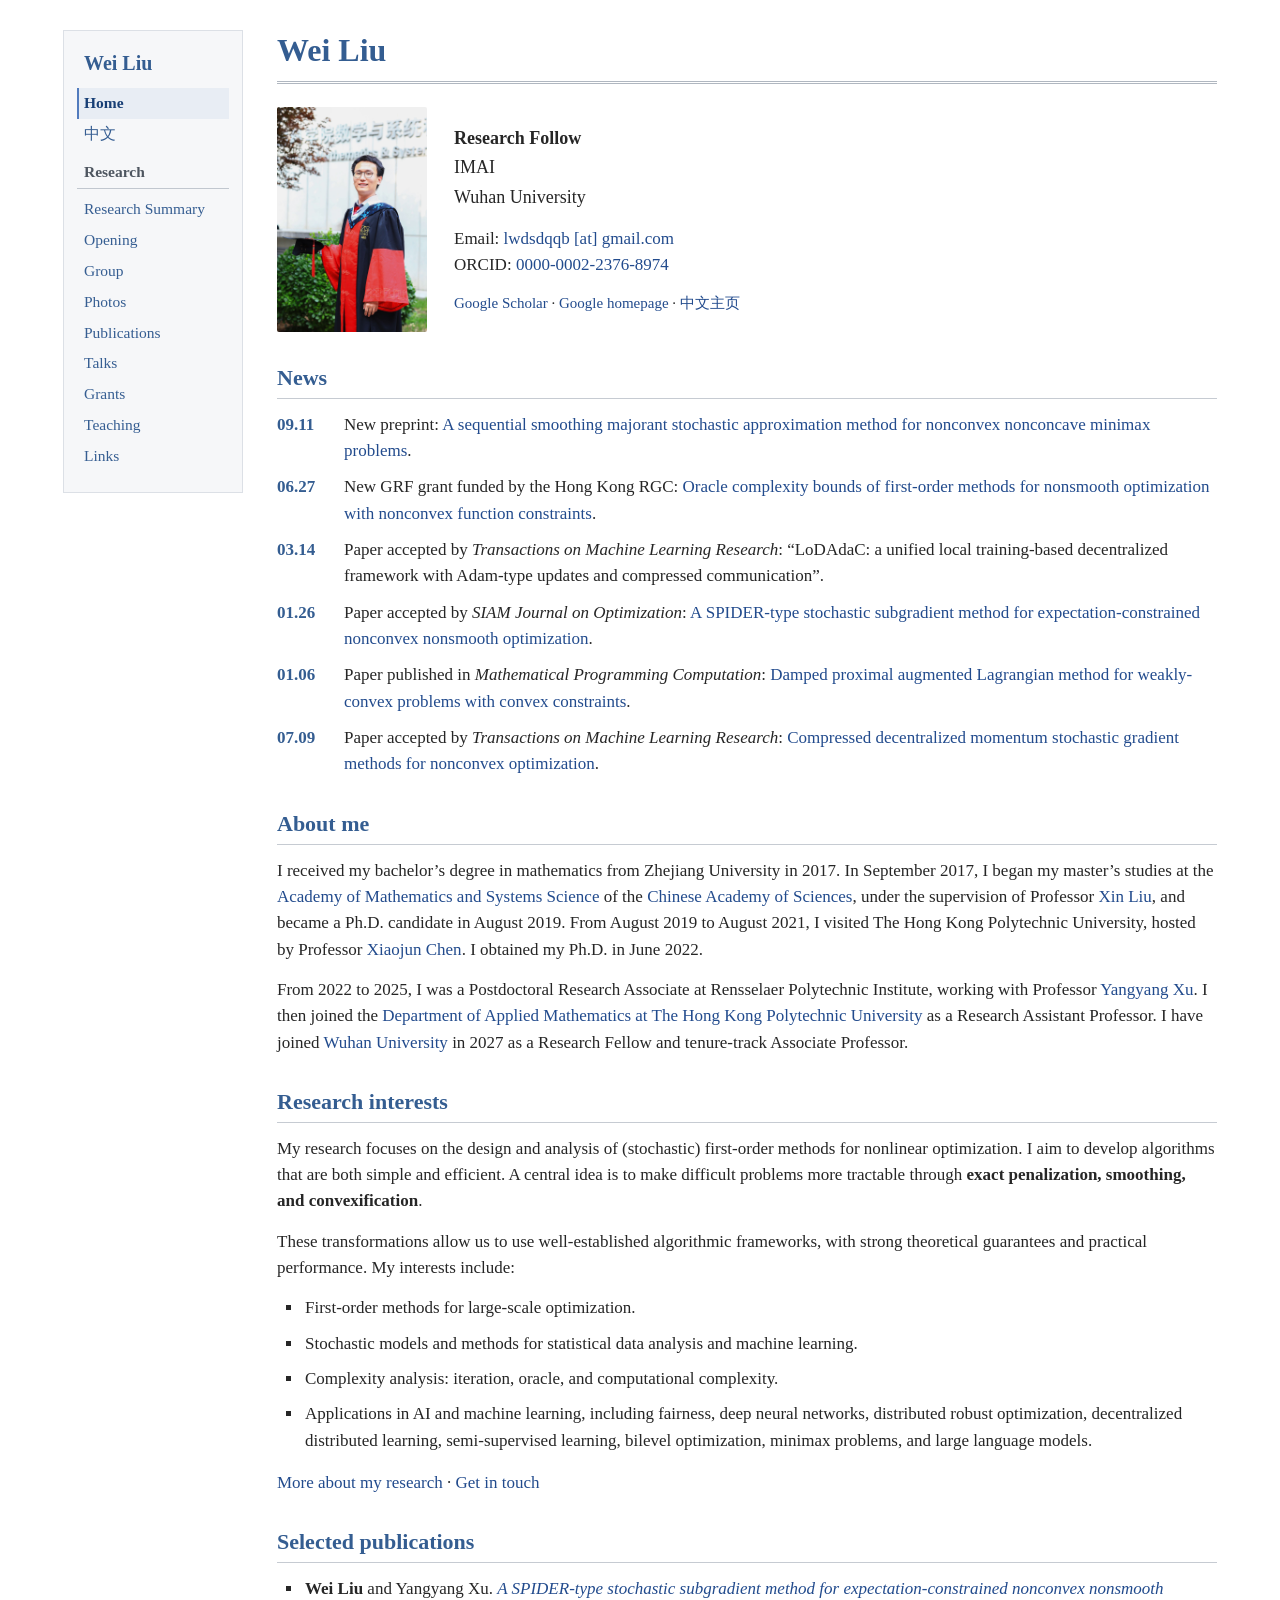
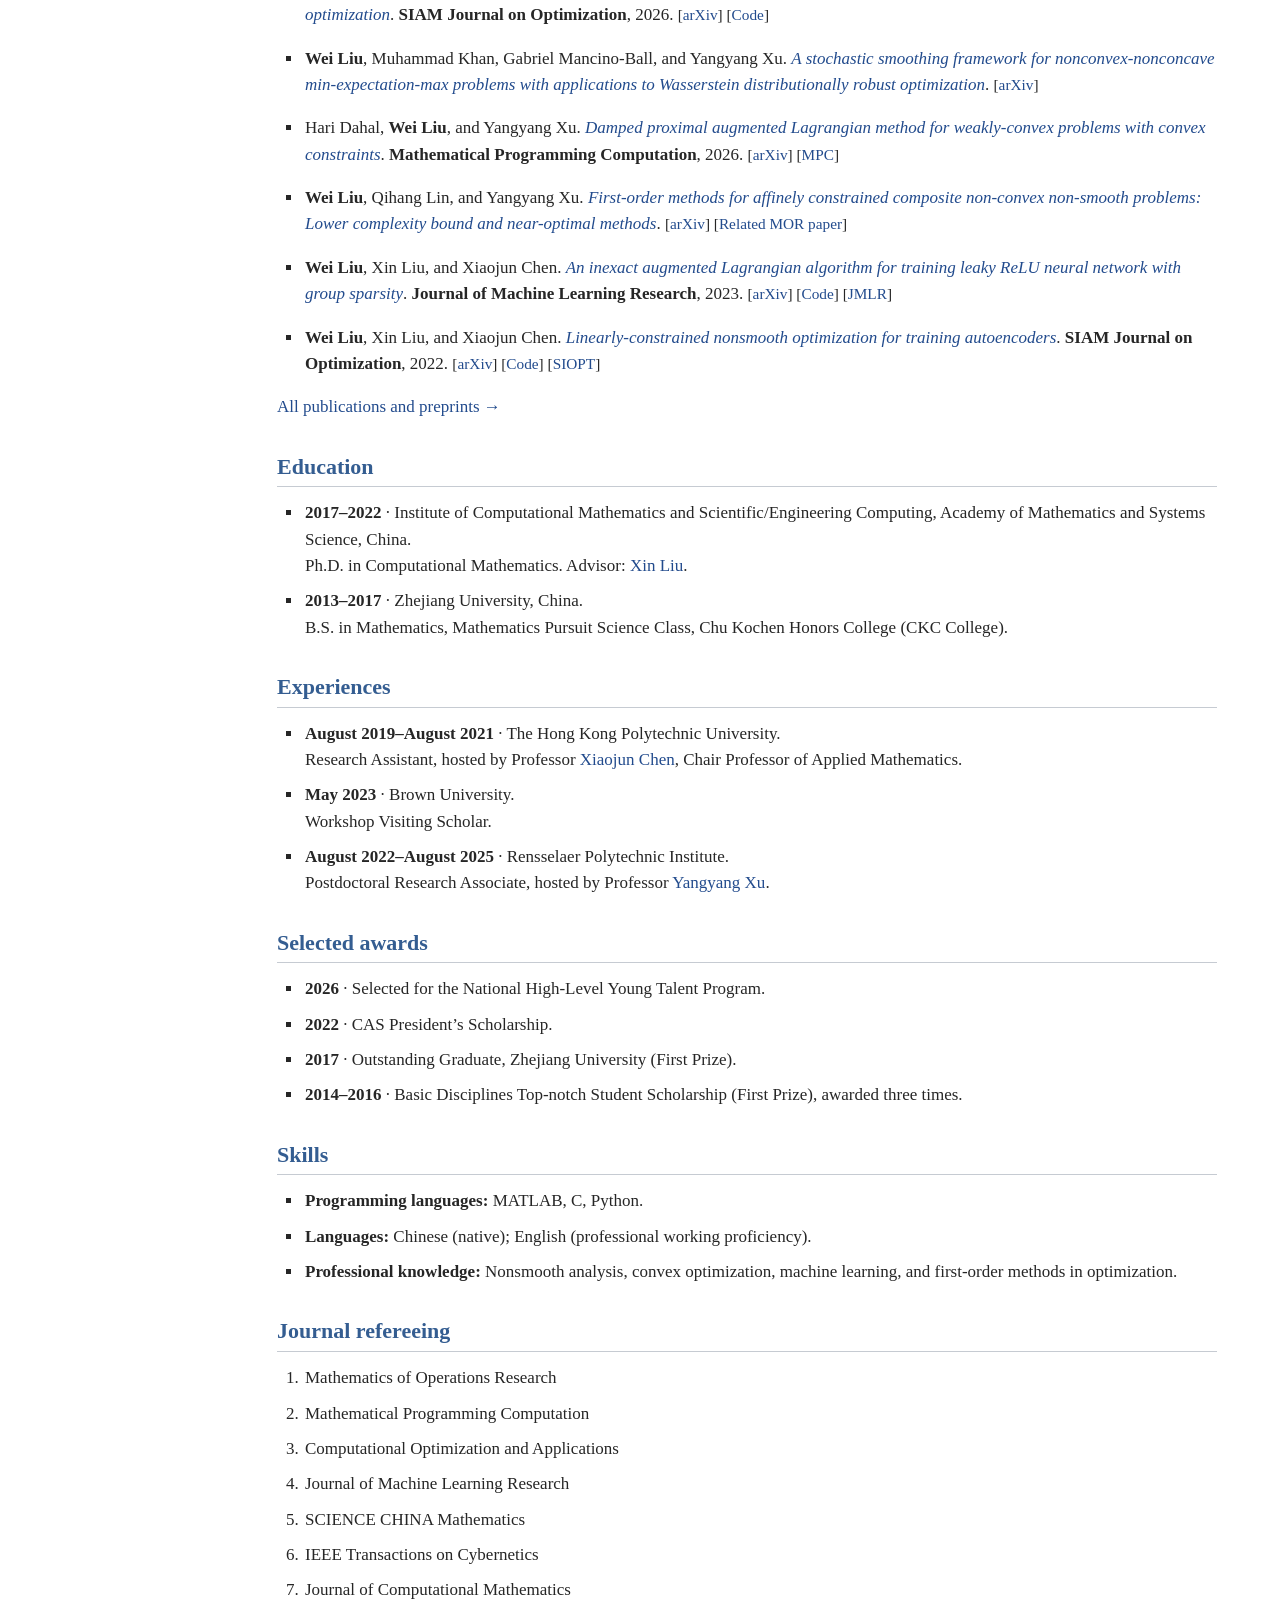
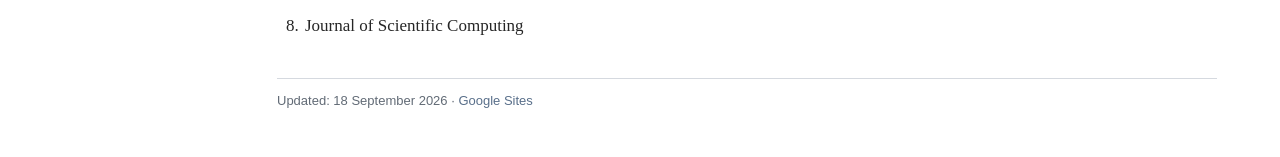
<file: index.html>
<!doctype html>
<html lang="en">
<head>
<meta charset="utf-8">
<meta name="viewport" content="width=device-width, initial-scale=1">
<meta name="description" content="Wei Liu — Research Fellow in Wuhan University. First-order methods, nonsmooth optimization, and complexity analysis.">
<meta name="author" content="Wei Liu">
<meta name="color-scheme" content="light">
<title>Wei Liu’s Homepage</title>
<link rel="canonical" href="https://liuwei175.github.io/">
<link rel="alternate" hreflang="en" href="https://liuwei175.github.io/">
<link rel="alternate" hreflang="zh-Hans" href="https://liuwei175.github.io/ch/">
<link rel="icon" href="favicon.ico" sizes="any">
<link rel="stylesheet" href="site.css?v=20260918">
</head>
<body>
<a class="skip-link" href="#layout-content">Skip to content</a>
<div id="tlayout">
<nav id="layout-menu" aria-label="Main navigation">
<div class="menu-brand">Wei Liu</div>
<div class="menu-item"><a href="index.html" class="current" aria-current="page">Home</a></div>
<div class="menu-item"><a href="ch/index.html">中文</a></div>
<div class="menu-category">Research</div>
<div class="menu-item"><a href="research-summary.html">Research Summary</a></div>
<div class="menu-item"><a href="opening.html">Opening</a></div>
<div class="menu-item"><a href="group.html">Group</a></div>
<div class="menu-item"><a href="photos.html">Photos</a></div>
<div class="menu-item"><a href="publications.html">Publications</a></div>
<div class="menu-item"><a href="talks.html">Talks</a></div>
<div class="menu-item"><a href="grants.html">Grants</a></div>
<div class="menu-item"><a href="teaching.html">Teaching</a></div>
<div class="menu-item"><a href="links.html">Links</a></div>
</nav>
<main id="layout-content">
<header id="toptitle"><h1>Wei Liu</h1></header>
<div class="profile">
<img class="portrait" src="lw.jpeg" width="667" height="1000" alt="Portrait" fetchpriority="high">
<div class="profile-details">
<p class="position"><strong>Research Follow</strong><br>IMAI<br>Wuhan University</p>
<p>Email: <a href="mailto:lwdsdqqb@gmail.com">lwdsdqqb [at] gmail.com</a><br>
ORCID: <a href="https://orcid.org/0000-0002-2376-8974">0000-0002-2376-8974</a></p>
<p class="profile-links"><a href="https://scholar.google.com/citations?user=YXqRQ5cAAAAJ&amp;hl=en">Google Scholar</a> · <a href="https://sites.google.com/view/liu-wei/homepage">Google homepage</a> · <a href="ch/index.html">中文主页</a></p>
</div>
</div>
<section aria-labelledby="news">
<h2 id="news">News</h2>
<ul class="news-list">
  <li><span class="news-date">09.11</span> <span>New preprint: <a href="https://arxiv.org/abs/2609.11171">A sequential smoothing majorant stochastic approximation method for nonconvex nonconcave minimax problems</a>.</span></li>
  <li><span class="news-date">06.27</span> <span>New GRF grant funded by the Hong Kong RGC: <a href="grants.html#grf">Oracle complexity bounds of first-order methods for nonsmooth optimization with nonconvex function constraints</a>.</span></li>
  <li><span class="news-date">03.14</span> <span>Paper accepted by <em>Transactions on Machine Learning Research</em>: “LoDAdaC: a unified local training-based decentralized framework with Adam-type updates and compressed communication”.</span></li>
  <li><span class="news-date">01.26</span> <span>Paper accepted by <em>SIAM Journal on Optimization</em>: <a href="https://arxiv.org/abs/2501.19214">A SPIDER-type stochastic subgradient method for expectation-constrained nonconvex nonsmooth optimization</a>.</span></li>
  <li><span class="news-date">01.06</span> <span>Paper published in <em>Mathematical Programming Computation</em>: <a href="https://link.springer.com/article/10.1007/s12532-025-00302-1">Damped proximal augmented Lagrangian method for weakly-convex problems with convex constraints</a>.</span></li>
  <li><span class="news-date">07.09</span> <span>Paper accepted by <em>Transactions on Machine Learning Research</em>: <a href="https://arxiv.org/abs/2508.04950">Compressed decentralized momentum stochastic gradient methods for nonconvex optimization</a>.</span></li>
</ul>
</section>
<section aria-labelledby="about">
<h2 id="about">About me</h2>
<p>I received my bachelor’s degree in mathematics from Zhejiang University in 2017. In September 2017, I began my master’s studies at the <a href="https://english.amss.cas.cn/">Academy of Mathematics and Systems Science</a> of the <a href="https://english.cas.cn/">Chinese Academy of Sciences</a>, under the supervision of Professor <a href="https://lsec.cc.ac.cn/~liuxin/">Xin Liu</a>, and became a Ph.D. candidate in August 2019. From August 2019 to August 2021, I visited The Hong Kong Polytechnic University, hosted by Professor <a href="https://www.polyu.edu.hk/ama/staff/xjchen/ChenXJ.htm">Xiaojun Chen</a>. I obtained my Ph.D. in June 2022.</p>
<p>From 2022 to 2025, I was a Postdoctoral Research Associate at Rensselaer Polytechnic Institute, working with Professor <a href="https://xu-yangyang.github.io/">Yangyang Xu</a>. I then joined the <a href="https://www.polyu.edu.hk/ama/">Department of Applied Mathematics at The Hong Kong Polytechnic University</a> as a Research Assistant Professor. I have joined <a href="https://www.whu.edu.cn/">Wuhan University</a> in 2027 as a Research Fellow and tenure-track Associate Professor.</p></section>
<section aria-labelledby="research">
<h2 id="research">Research interests</h2>
<p>My research focuses on the design and analysis of (stochastic) first-order methods for nonlinear optimization. I aim to develop algorithms that are both simple and efficient. A central idea is to make difficult problems more tractable through <strong>exact penalization, smoothing, and convexification</strong>.</p>
<p>These transformations allow us to use well-established algorithmic frameworks, with strong theoretical guarantees and practical performance. My interests include:</p><ul>
  <li>First-order methods for large-scale optimization.</li>
  <li>Stochastic models and methods for statistical data analysis and machine learning.</li>
  <li>Complexity analysis: iteration, oracle, and computational complexity.</li>
  <li>Applications in AI and machine learning, including fairness, deep neural networks, distributed robust optimization, decentralized distributed learning, semi-supervised learning, bilevel optimization, minimax problems, and large language models.</li>
</ul>
<p><a href="research-summary.html">More about my research</a> · <a href="mailto:lwdsdqqb@gmail.com">Get in touch</a></p></section>
<section aria-labelledby="selected-publications">
<h2 id="selected-publications">Selected publications</h2>
<ul class="publication-list">
  <li><strong>Wei Liu</strong> and Yangyang Xu. <a href="https://arxiv.org/abs/2501.19214"><em>A SPIDER-type stochastic subgradient method for expectation-constrained nonconvex nonsmooth optimization</em></a>. <span class="venue">SIAM Journal on Optimization</span>, 2026. <span class="paper-links">[<a href="https://arxiv.org/abs/2501.19214">arXiv</a>] [<a href="https://drive.google.com/drive/folders/1x2a2T5kNvjAUkPqvqCcHqZljItWK87iG?usp=sharing">Code</a>]</span></li>
  <li><strong>Wei Liu</strong>, Muhammad Khan, Gabriel Mancino-Ball, and Yangyang Xu. <a href="https://arxiv.org/abs/2502.17602"><em>A stochastic smoothing framework for nonconvex-nonconcave min-expectation-max problems with applications to Wasserstein distributionally robust optimization</em></a>. <span class="paper-links">[<a href="https://arxiv.org/abs/2502.17602">arXiv</a>]</span></li>
  <li>Hari Dahal, <strong>Wei Liu</strong>, and Yangyang Xu. <a href="https://arxiv.org/abs/2311.09065"><em>Damped proximal augmented Lagrangian method for weakly-convex problems with convex constraints</em></a>. <span class="venue">Mathematical Programming Computation</span>, 2026. <span class="paper-links">[<a href="https://arxiv.org/abs/2311.09065">arXiv</a>] [<a href="https://link.springer.com/article/10.1007/s12532-025-00302-1">MPC</a>]</span></li>
  <li><strong>Wei Liu</strong>, Qihang Lin, and Yangyang Xu. <a href="https://arxiv.org/abs/2307.07605"><em>First-order methods for affinely constrained composite non-convex non-smooth problems: Lower complexity bound and near-optimal methods</em></a>. <span class="paper-links">[<a href="https://arxiv.org/abs/2307.07605">arXiv</a>] [<a href="https://pubsonline.informs.org/doi/abs/10.1287/moor.2023.0377">Related MOR paper</a>]</span></li>
  <li><strong>Wei Liu</strong>, Xin Liu, and Xiaojun Chen. <a href="https://arxiv.org/abs/2205.05428"><em>An inexact augmented Lagrangian algorithm for training leaky ReLU neural network with group sparsity</em></a>. <span class="venue">Journal of Machine Learning Research</span>, 2023. <span class="paper-links">[<a href="https://arxiv.org/abs/2205.05428">arXiv</a>] [<a href="https://github.com/liuwei175/code-for-IALAM">Code</a>] [<a href="https://jmlr.org/papers/v24/22-0491.html">JMLR</a>]</span></li>
  <li><strong>Wei Liu</strong>, Xin Liu, and Xiaojun Chen. <a href="https://arxiv.org/abs/2103.16232"><em>Linearly-constrained nonsmooth optimization for training autoencoders</em></a>. <span class="venue">SIAM Journal on Optimization</span>, 2022. <span class="paper-links">[<a href="https://arxiv.org/abs/2103.16232">arXiv</a>] [<a href="https://github.com/liuwei175/code-for-SPG/tree/main">Code</a>] [<a href="https://epubs.siam.org/doi/10.1137/21M1408713">SIOPT</a>]</span></li>
</ul>
<p><a href="publications.html">All publications and preprints →</a></p></section>
<section aria-labelledby="education">
<h2 id="education">Education</h2>
<ul>
  <li><strong>2017–2022</strong> · Institute of Computational Mathematics and Scientific/Engineering Computing, Academy of Mathematics and Systems Science, China.<br>Ph.D. in Computational Mathematics. Advisor: <a href="https://lsec.cc.ac.cn/~liuxin/">Xin Liu</a>.</li>
  <li><strong>2013–2017</strong> · Zhejiang University, China.<br>B.S. in Mathematics, Mathematics Pursuit Science Class, Chu Kochen Honors College (CKC College).</li>
</ul>
</section>
<section aria-labelledby="experiences">
<h2 id="experiences">Experiences</h2>
<ul>
  <li><strong>August 2019–August 2021</strong> · The Hong Kong Polytechnic University.<br>Research Assistant, hosted by Professor <a href="https://www.polyu.edu.hk/ama/staff/xjchen/ChenXJ.htm">Xiaojun Chen</a>, Chair Professor of Applied Mathematics.</li>
  <li><strong>May 2023</strong> · Brown University.<br>Workshop Visiting Scholar.</li>
  <li><strong>August 2022–August 2025</strong> · Rensselaer Polytechnic Institute.<br>Postdoctoral Research Associate, hosted by Professor <a href="https://xu-yangyang.github.io/">Yangyang Xu</a>.</li>
</ul>
</section>
<section aria-labelledby="awards">
<h2 id="awards">Selected awards</h2>
<ul>
  <li><strong>2026</strong> · Selected for the National High-Level Young Talent Program.</li>
  <li><strong>2022</strong> · CAS President’s Scholarship.</li>
  <li><strong>2017</strong> · Outstanding Graduate, Zhejiang University (First Prize).</li>
  <li><strong>2014–2016</strong> · Basic Disciplines Top-notch Student Scholarship (First Prize), awarded three times.</li>
</ul>
</section>
<section aria-labelledby="skills">
<h2 id="skills">Skills</h2>
<ul>
  <li><strong>Programming languages:</strong> MATLAB, C, Python.</li>
  <li><strong>Languages:</strong> Chinese (native); English (professional working proficiency).</li>
  <li><strong>Professional knowledge:</strong> Nonsmooth analysis, convex optimization, machine learning, and first-order methods in optimization.</li>
</ul>
</section>
<section aria-labelledby="refereeing">
<h2 id="refereeing">Journal refereeing</h2>
<ol>
  <li>Mathematics of Operations Research</li>
  <li>Mathematical Programming Computation</li>
  <li>Computational Optimization and Applications</li>
  <li>Journal of Machine Learning Research</li>
  <li>SCIENCE CHINA Mathematics</li>
  <li>IEEE Transactions on Cybernetics</li>
  <li>Journal of Computational Mathematics</li>
  <li>Journal of Scientific Computing</li>
</ol>
</section>

<footer id="footer">Updated: 18 September 2026 · <a href="https://sites.google.com/view/liu-wei/homepage">Google Sites</a></footer>
</main>
</div>
</body>
</html>
</file>
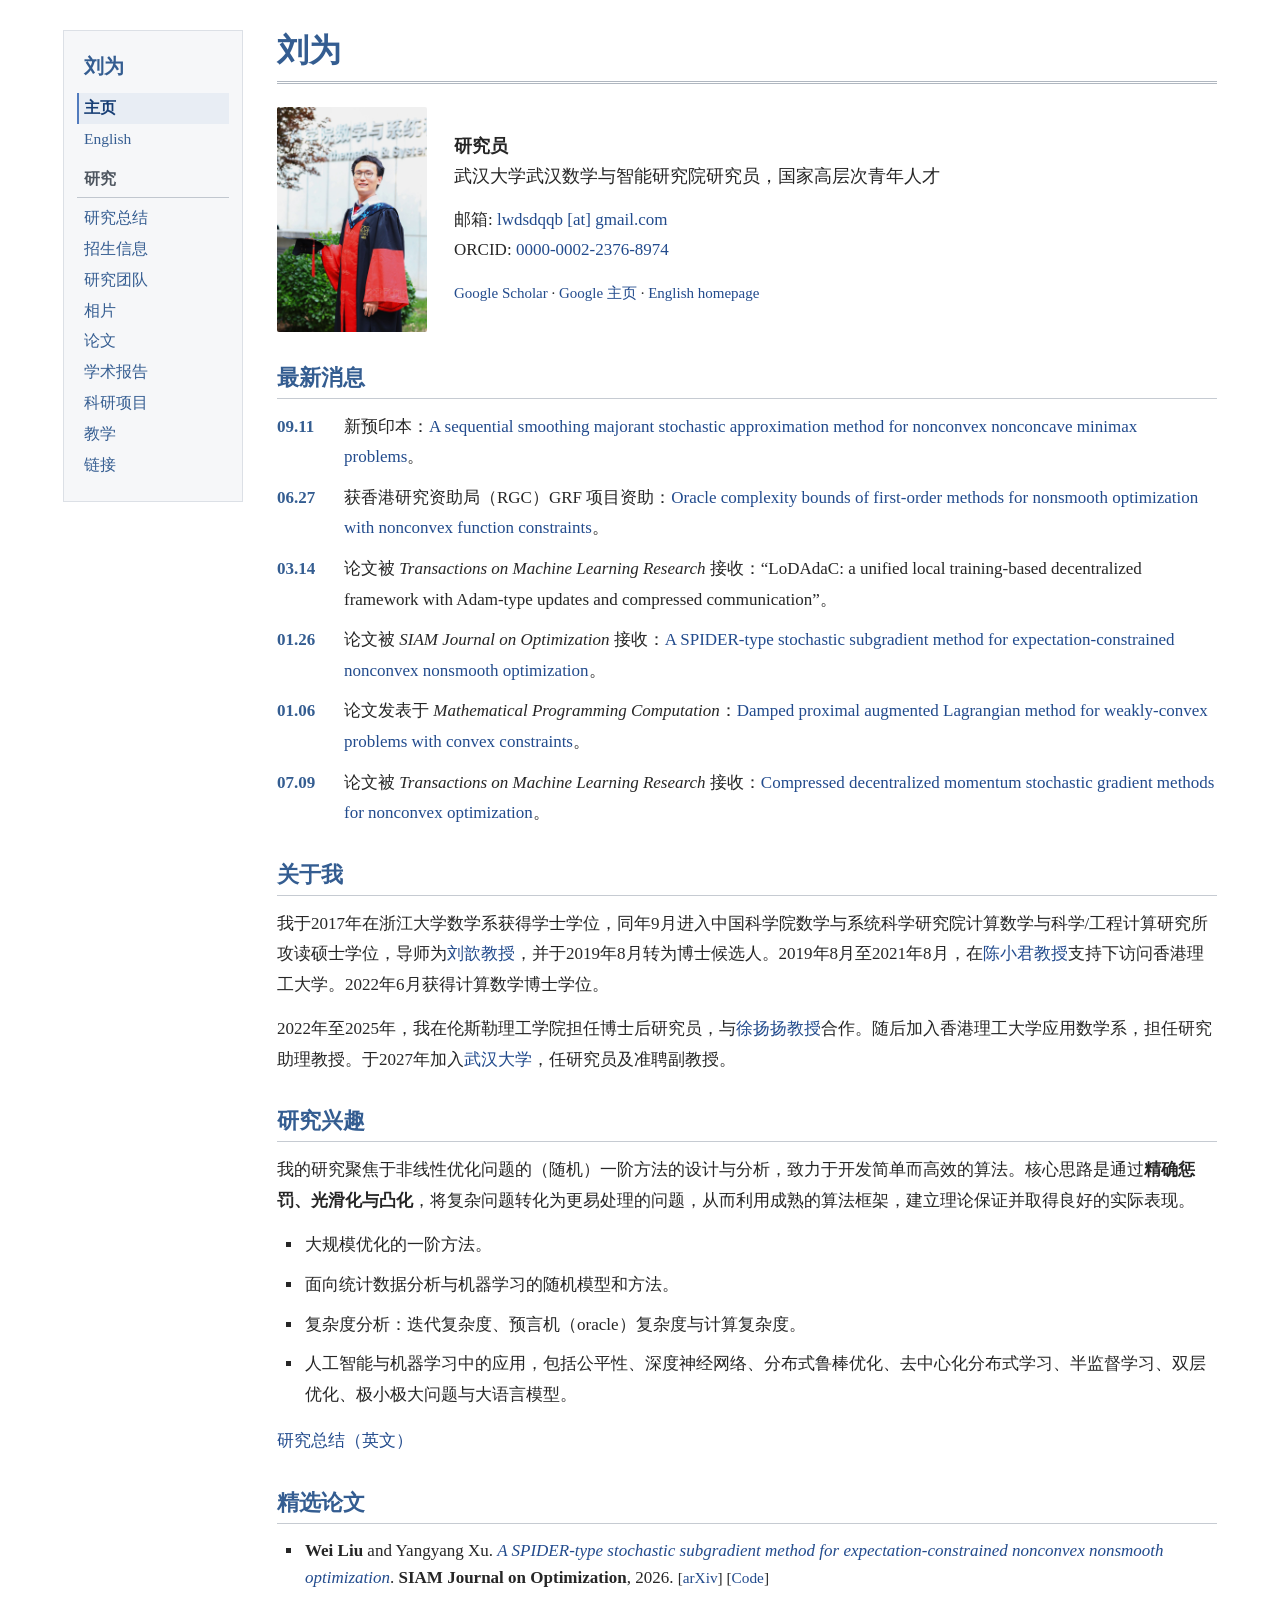
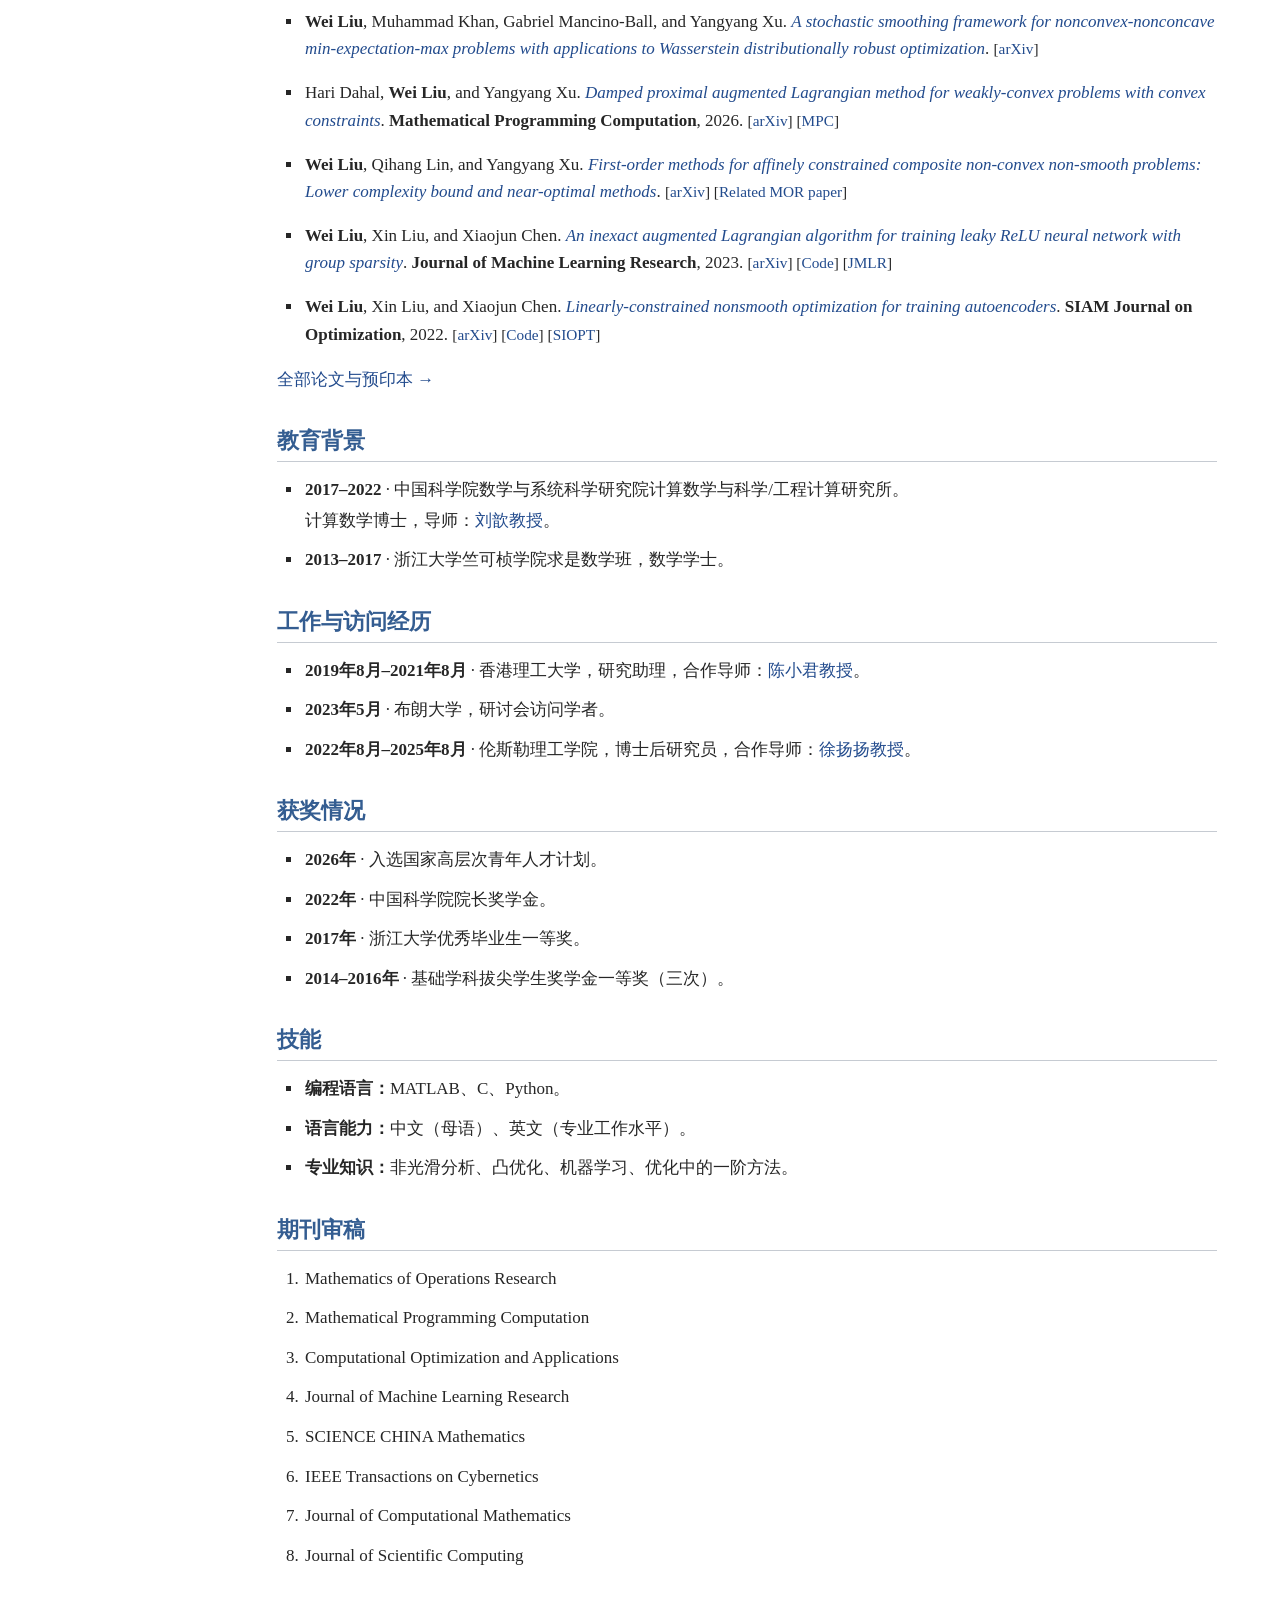
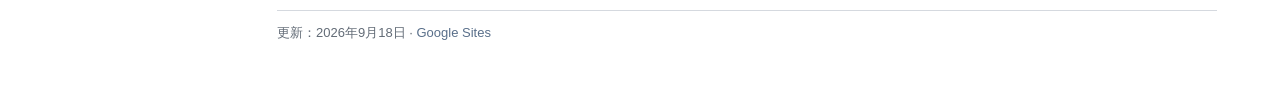
<file: ch/index.html>
<!doctype html>
<html lang="zh-CN">
<head>
<meta charset="utf-8">
<meta name="viewport" content="width=device-width, initial-scale=1">
<meta name="description" content="刘为，武汉大学武汉数学与智能研究院研究员，国家高层次青年人才。">
<meta name="author" content="Wei Liu">
<meta name="color-scheme" content="light">
<title>刘为 | 个人主页</title>
<link rel="canonical" href="https://liuwei175.github.io/ch/">
<link rel="alternate" hreflang="en" href="https://liuwei175.github.io/">
<link rel="alternate" hreflang="zh-Hans" href="https://liuwei175.github.io/ch/">
<link rel="icon" href="../favicon.ico" sizes="any">
<link rel="stylesheet" href="../site.css?v=20260918">
</head>
<body>
<a class="skip-link" href="#layout-content">跳至正文</a>
<div id="tlayout">
<nav id="layout-menu" aria-label="主导航">
<div class="menu-brand">刘为</div>
<div class="menu-item"><a href="index.html" class="current" aria-current="page">主页</a></div>
<div class="menu-item"><a href="../index.html">English</a></div>
<div class="menu-category">研究</div>
<div class="menu-item"><a href="../research-summary.html">研究总结</a></div>
<div class="menu-item"><a href="../opening.html">招生信息</a></div>
<div class="menu-item"><a href="../group.html">研究团队</a></div>
<div class="menu-item"><a href="../photos.html">相片</a></div>
<div class="menu-item"><a href="../publications.html">论文</a></div>
<div class="menu-item"><a href="../talks.html">学术报告</a></div>
<div class="menu-item"><a href="../grants.html">科研项目</a></div>
<div class="menu-item"><a href="../teaching.html">教学</a></div>
<div class="menu-item"><a href="../links.html">链接</a></div>
</nav>
<main id="layout-content">
<header id="toptitle"><h1>刘为</h1></header>
<div class="profile">
<img class="portrait" src="../lw.jpeg" width="667" height="1000" alt="个人照片" fetchpriority="high">
<div class="profile-details">
<p class="position"><strong>研究员</strong><br>武汉大学武汉数学与智能研究院研究员，国家高层次青年人才</p>
<p>邮箱: <a href="mailto:lwdsdqqb@gmail.com">lwdsdqqb [at] gmail.com</a><br>
ORCID: <a href="https://orcid.org/0000-0002-2376-8974">0000-0002-2376-8974</a></p>
<p class="profile-links"><a href="https://scholar.google.com/citations?user=YXqRQ5cAAAAJ&amp;hl=en">Google Scholar</a> · <a href="https://sites.google.com/view/liu-wei/homepage">Google 主页</a> · <a href="../index.html">English homepage</a></p>
</div>
</div>
<section aria-labelledby="news">
<h2 id="news">最新消息</h2>
<ul class="news-list">
  <li><span class="news-date">09.11</span> <span>新预印本：<a href="https://arxiv.org/abs/2609.11171">A sequential smoothing majorant stochastic approximation method for nonconvex nonconcave minimax problems</a>。</span></li>
  <li><span class="news-date">06.27</span> <span>获香港研究资助局（RGC）GRF 项目资助：<a href="../grants.html#grf">Oracle complexity bounds of first-order methods for nonsmooth optimization with nonconvex function constraints</a>。</span></li>
  <li><span class="news-date">03.14</span> <span>论文被 <em>Transactions on Machine Learning Research</em> 接收：“LoDAdaC: a unified local training-based decentralized framework with Adam-type updates and compressed communication”。</span></li>
  <li><span class="news-date">01.26</span> <span>论文被 <em>SIAM Journal on Optimization</em> 接收：<a href="https://arxiv.org/abs/2501.19214">A SPIDER-type stochastic subgradient method for expectation-constrained nonconvex nonsmooth optimization</a>。</span></li>
  <li><span class="news-date">01.06</span> <span>论文发表于 <em>Mathematical Programming Computation</em>：<a href="https://link.springer.com/article/10.1007/s12532-025-00302-1">Damped proximal augmented Lagrangian method for weakly-convex problems with convex constraints</a>。</span></li>
  <li><span class="news-date">07.09</span> <span>论文被 <em>Transactions on Machine Learning Research</em> 接收：<a href="https://arxiv.org/abs/2508.04950">Compressed decentralized momentum stochastic gradient methods for nonconvex optimization</a>。</span></li>
</ul>
</section>
<section aria-labelledby="about">
<h2 id="about">关于我</h2>
<p>我于2017年在浙江大学数学系获得学士学位，同年9月进入中国科学院数学与系统科学研究院计算数学与科学/工程计算研究所攻读硕士学位，导师为<a href="https://lsec.cc.ac.cn/~liuxin/">刘歆教授</a>，并于2019年8月转为博士候选人。2019年8月至2021年8月，在<a href="https://www.polyu.edu.hk/ama/staff/xjchen/ChenXJ.htm">陈小君教授</a>支持下访问香港理工大学。2022年6月获得计算数学博士学位。</p>
<p>2022年至2025年，我在伦斯勒理工学院担任博士后研究员，与<a href="https://xu-yangyang.github.io/">徐扬扬教授</a>合作。随后加入香港理工大学应用数学系，担任研究助理教授。于2027年加入<a href="https://www.whu.edu.cn/">武汉大学</a>，任研究员及准聘副教授。</p></section>
<section aria-labelledby="research">
<h2 id="research">研究兴趣</h2>
<p>我的研究聚焦于非线性优化问题的（随机）一阶方法的设计与分析，致力于开发简单而高效的算法。核心思路是通过<strong>精确惩罚、光滑化与凸化</strong>，将复杂问题转化为更易处理的问题，从而利用成熟的算法框架，建立理论保证并取得良好的实际表现。</p><ul>
  <li>大规模优化的一阶方法。</li>
  <li>面向统计数据分析与机器学习的随机模型和方法。</li>
  <li>复杂度分析：迭代复杂度、预言机（oracle）复杂度与计算复杂度。</li>
  <li>人工智能与机器学习中的应用，包括公平性、深度神经网络、分布式鲁棒优化、去中心化分布式学习、半监督学习、双层优化、极小极大问题与大语言模型。</li>
</ul>
<p><a href="../research-summary.html">研究总结（英文）</a></p></section>
<section aria-labelledby="selected-publications">
<h2 id="selected-publications">精选论文</h2>
<ul class="publication-list">
  <li><strong>Wei Liu</strong> and Yangyang Xu. <a href="https://arxiv.org/abs/2501.19214"><em>A SPIDER-type stochastic subgradient method for expectation-constrained nonconvex nonsmooth optimization</em></a>. <span class="venue">SIAM Journal on Optimization</span>, 2026. <span class="paper-links">[<a href="https://arxiv.org/abs/2501.19214">arXiv</a>] [<a href="https://drive.google.com/drive/folders/1x2a2T5kNvjAUkPqvqCcHqZljItWK87iG?usp=sharing">Code</a>]</span></li>
  <li><strong>Wei Liu</strong>, Muhammad Khan, Gabriel Mancino-Ball, and Yangyang Xu. <a href="https://arxiv.org/abs/2502.17602"><em>A stochastic smoothing framework for nonconvex-nonconcave min-expectation-max problems with applications to Wasserstein distributionally robust optimization</em></a>. <span class="paper-links">[<a href="https://arxiv.org/abs/2502.17602">arXiv</a>]</span></li>
  <li>Hari Dahal, <strong>Wei Liu</strong>, and Yangyang Xu. <a href="https://arxiv.org/abs/2311.09065"><em>Damped proximal augmented Lagrangian method for weakly-convex problems with convex constraints</em></a>. <span class="venue">Mathematical Programming Computation</span>, 2026. <span class="paper-links">[<a href="https://arxiv.org/abs/2311.09065">arXiv</a>] [<a href="https://link.springer.com/article/10.1007/s12532-025-00302-1">MPC</a>]</span></li>
  <li><strong>Wei Liu</strong>, Qihang Lin, and Yangyang Xu. <a href="https://arxiv.org/abs/2307.07605"><em>First-order methods for affinely constrained composite non-convex non-smooth problems: Lower complexity bound and near-optimal methods</em></a>. <span class="paper-links">[<a href="https://arxiv.org/abs/2307.07605">arXiv</a>] [<a href="https://pubsonline.informs.org/doi/abs/10.1287/moor.2023.0377">Related MOR paper</a>]</span></li>
  <li><strong>Wei Liu</strong>, Xin Liu, and Xiaojun Chen. <a href="https://arxiv.org/abs/2205.05428"><em>An inexact augmented Lagrangian algorithm for training leaky ReLU neural network with group sparsity</em></a>. <span class="venue">Journal of Machine Learning Research</span>, 2023. <span class="paper-links">[<a href="https://arxiv.org/abs/2205.05428">arXiv</a>] [<a href="https://github.com/liuwei175/code-for-IALAM">Code</a>] [<a href="https://jmlr.org/papers/v24/22-0491.html">JMLR</a>]</span></li>
  <li><strong>Wei Liu</strong>, Xin Liu, and Xiaojun Chen. <a href="https://arxiv.org/abs/2103.16232"><em>Linearly-constrained nonsmooth optimization for training autoencoders</em></a>. <span class="venue">SIAM Journal on Optimization</span>, 2022. <span class="paper-links">[<a href="https://arxiv.org/abs/2103.16232">arXiv</a>] [<a href="https://github.com/liuwei175/code-for-SPG/tree/main">Code</a>] [<a href="https://epubs.siam.org/doi/10.1137/21M1408713">SIOPT</a>]</span></li>
</ul>
<p><a href="../publications.html">全部论文与预印本 →</a></p></section>
<section aria-labelledby="education">
<h2 id="education">教育背景</h2>
<ul>
  <li><strong>2017–2022</strong> · 中国科学院数学与系统科学研究院计算数学与科学/工程计算研究所。<br>计算数学博士，导师：<a href="https://lsec.cc.ac.cn/~liuxin/">刘歆教授</a>。</li>
  <li><strong>2013–2017</strong> · 浙江大学竺可桢学院求是数学班，数学学士。</li>
</ul>
</section>
<section aria-labelledby="experiences">
<h2 id="experiences">工作与访问经历</h2>
<ul>
  <li><strong>2019年8月–2021年8月</strong> · 香港理工大学，研究助理，合作导师：<a href="https://www.polyu.edu.hk/ama/staff/xjchen/ChenXJ.htm">陈小君教授</a>。</li>
  <li><strong>2023年5月</strong> · 布朗大学，研讨会访问学者。</li>
  <li><strong>2022年8月–2025年8月</strong> · 伦斯勒理工学院，博士后研究员，合作导师：<a href="https://xu-yangyang.github.io/">徐扬扬教授</a>。</li>
</ul>
</section>
<section aria-labelledby="awards">
<h2 id="awards">获奖情况</h2>
<ul>
  <li><strong>2026年</strong> · 入选国家高层次青年人才计划。</li>
  <li><strong>2022年</strong> · 中国科学院院长奖学金。</li>
  <li><strong>2017年</strong> · 浙江大学优秀毕业生一等奖。</li>
  <li><strong>2014–2016年</strong> · 基础学科拔尖学生奖学金一等奖（三次）。</li>
</ul>
</section>
<section aria-labelledby="skills">
<h2 id="skills">技能</h2>
<ul>
  <li><strong>编程语言：</strong>MATLAB、C、Python。</li>
  <li><strong>语言能力：</strong>中文（母语）、英文（专业工作水平）。</li>
  <li><strong>专业知识：</strong>非光滑分析、凸优化、机器学习、优化中的一阶方法。</li>
</ul>
</section>
<section aria-labelledby="refereeing">
<h2 id="refereeing">期刊审稿</h2>
<ol>
  <li>Mathematics of Operations Research</li>
  <li>Mathematical Programming Computation</li>
  <li>Computational Optimization and Applications</li>
  <li>Journal of Machine Learning Research</li>
  <li>SCIENCE CHINA Mathematics</li>
  <li>IEEE Transactions on Cybernetics</li>
  <li>Journal of Computational Mathematics</li>
  <li>Journal of Scientific Computing</li>
</ol>
</section>

<footer id="footer">更新：2026年9月18日 · <a href="https://sites.google.com/view/liu-wei/homepage">Google Sites</a></footer>
</main>
</div>
</body>
</html>
</file>
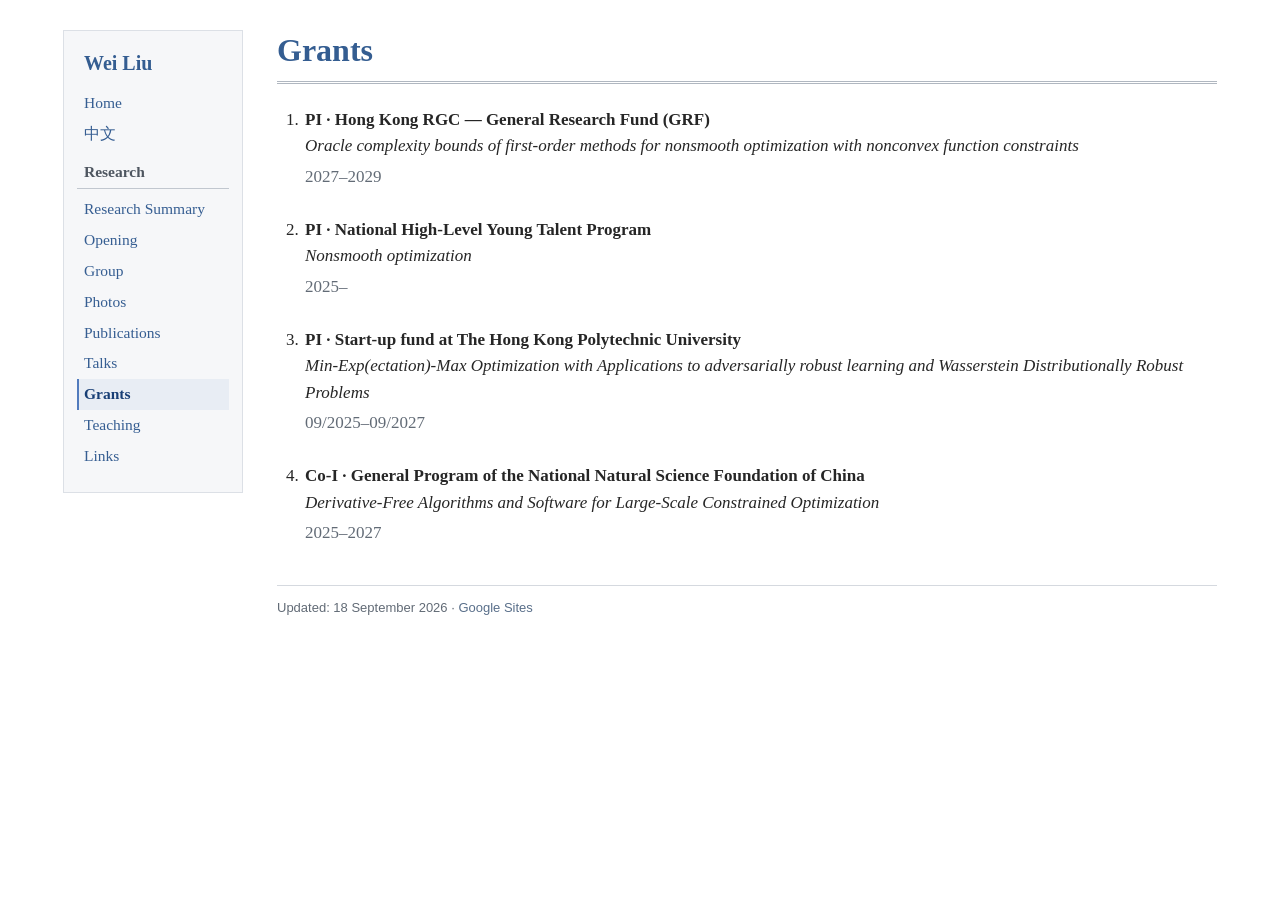
<file: grants.html>
<!doctype html>
<html lang="en">
<head>
<meta charset="utf-8">
<meta name="viewport" content="width=device-width, initial-scale=1">
<meta name="description" content="Research grants and projects of Wei Liu.">
<meta name="author" content="Wei Liu">
<meta name="color-scheme" content="light">
<title>Grants | Wei Liu</title>
<link rel="canonical" href="https://liuwei175.github.io/grants.html">
<link rel="icon" href="favicon.ico" sizes="any">
<link rel="stylesheet" href="site.css?v=20260918">
</head>
<body>
<a class="skip-link" href="#layout-content">Skip to content</a>
<div id="tlayout">
<nav id="layout-menu" aria-label="Main navigation">
<div class="menu-brand">Wei Liu</div>
<div class="menu-item"><a href="index.html">Home</a></div>
<div class="menu-item"><a href="ch/index.html">中文</a></div>
<div class="menu-category">Research</div>
<div class="menu-item"><a href="research-summary.html">Research Summary</a></div>
<div class="menu-item"><a href="opening.html">Opening</a></div>
<div class="menu-item"><a href="group.html">Group</a></div>
<div class="menu-item"><a href="photos.html">Photos</a></div>
<div class="menu-item"><a href="publications.html">Publications</a></div>
<div class="menu-item"><a href="talks.html">Talks</a></div>
<div class="menu-item"><a href="grants.html" class="current" aria-current="page">Grants</a></div>
<div class="menu-item"><a href="teaching.html">Teaching</a></div>
<div class="menu-item"><a href="links.html">Links</a></div>
</nav>
<main id="layout-content">
<header id="toptitle"><h1>Grants</h1></header>
<ol class="grant-list">
<li id="grf"><p><strong>PI · Hong Kong RGC — General Research Fund (GRF)</strong><br><em>Oracle complexity bounds of first-order methods for nonsmooth optimization with nonconvex function constraints</em><br><span class="grant-period">2027–2029</span></p></li>
<li id="talent"><p><strong>PI · National High-Level Young Talent Program</strong><br><em>Nonsmooth optimization</em><br><span class="grant-period">2025–</span></p></li>
<li id="startup"><p><strong>PI · Start-up fund at The Hong Kong Polytechnic University</strong><br><em>Min-Exp(ectation)-Max Optimization with Applications to adversarially robust learning and Wasserstein Distributionally Robust Problems</em><br><span class="grant-period">09/2025–09/2027</span></p></li>
<li id="nsfc"><p><strong>Co-I · General Program of the National Natural Science Foundation of China</strong><br><em>Derivative-Free Algorithms and Software for Large-Scale Constrained Optimization</em><br><span class="grant-period">2025–2027</span></p></li>
</ol>
<footer id="footer">Updated: 18 September 2026 · <a href="https://sites.google.com/view/liu-wei/grants">Google Sites</a></footer>
</main>
</div>
</body>
</html>
</file>
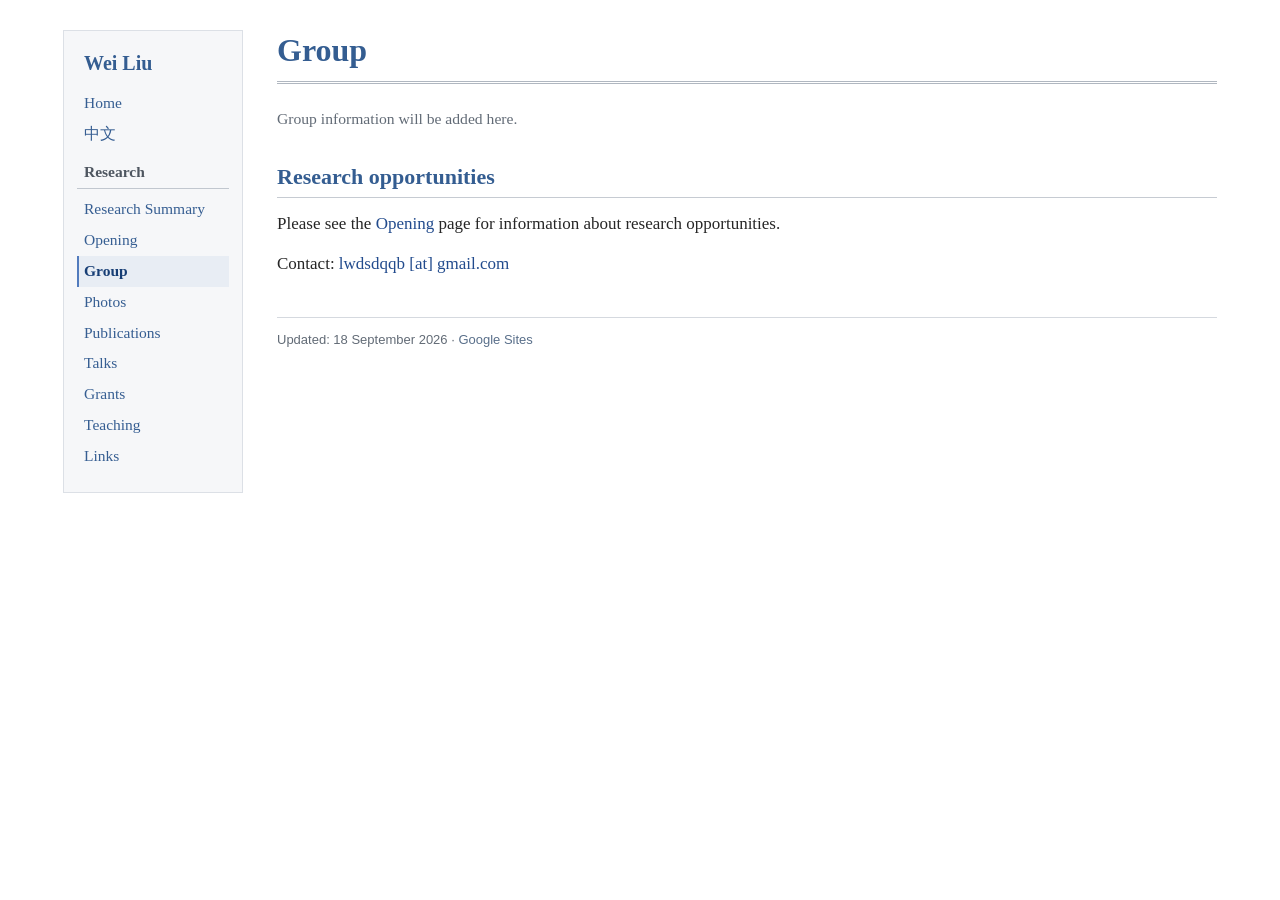
<file: group.html>
<!doctype html>
<html lang="en">
<head>
<meta charset="utf-8">
<meta name="viewport" content="width=device-width, initial-scale=1">
<meta name="description" content="Group page and research opportunity information for Wei Liu.">
<meta name="author" content="Wei Liu">
<meta name="color-scheme" content="light">
<title>Group | Wei Liu</title>
<link rel="canonical" href="https://liuwei175.github.io/group.html">
<link rel="icon" href="favicon.ico" sizes="any">
<link rel="stylesheet" href="site.css?v=20260918">
</head>
<body>
<a class="skip-link" href="#layout-content">Skip to content</a>
<div id="tlayout">
<nav id="layout-menu" aria-label="Main navigation">
<div class="menu-brand">Wei Liu</div>
<div class="menu-item"><a href="index.html">Home</a></div>
<div class="menu-item"><a href="ch/index.html">中文</a></div>
<div class="menu-category">Research</div>
<div class="menu-item"><a href="research-summary.html">Research Summary</a></div>
<div class="menu-item"><a href="opening.html">Opening</a></div>
<div class="menu-item"><a href="group.html" class="current" aria-current="page">Group</a></div>
<div class="menu-item"><a href="photos.html">Photos</a></div>
<div class="menu-item"><a href="publications.html">Publications</a></div>
<div class="menu-item"><a href="talks.html">Talks</a></div>
<div class="menu-item"><a href="grants.html">Grants</a></div>
<div class="menu-item"><a href="teaching.html">Teaching</a></div>
<div class="menu-item"><a href="links.html">Links</a></div>
</nav>
<main id="layout-content">
<header id="toptitle"><h1>Group</h1></header>
<!-- The source Group page currently contains only its title.
     No member names, affiliations, positions, or recruitment promises have been inferred.
     Add verified group information here when it is available. -->
<p class="muted">Group information will be added here.</p>
<section aria-labelledby="opportunities">
<h2 id="opportunities">Research opportunities</h2>
<p>Please see the <a href="opening.html">Opening</a> page for information about research opportunities.</p>
<p>Contact: <a href="mailto:lwdsdqqb@gmail.com">lwdsdqqb [at] gmail.com</a></p>
</section>
<footer id="footer">Updated: 18 September 2026 · <a href="https://sites.google.com/view/liu-wei/group">Google Sites</a></footer>
</main>
</div>
</body>
</html>
</file>
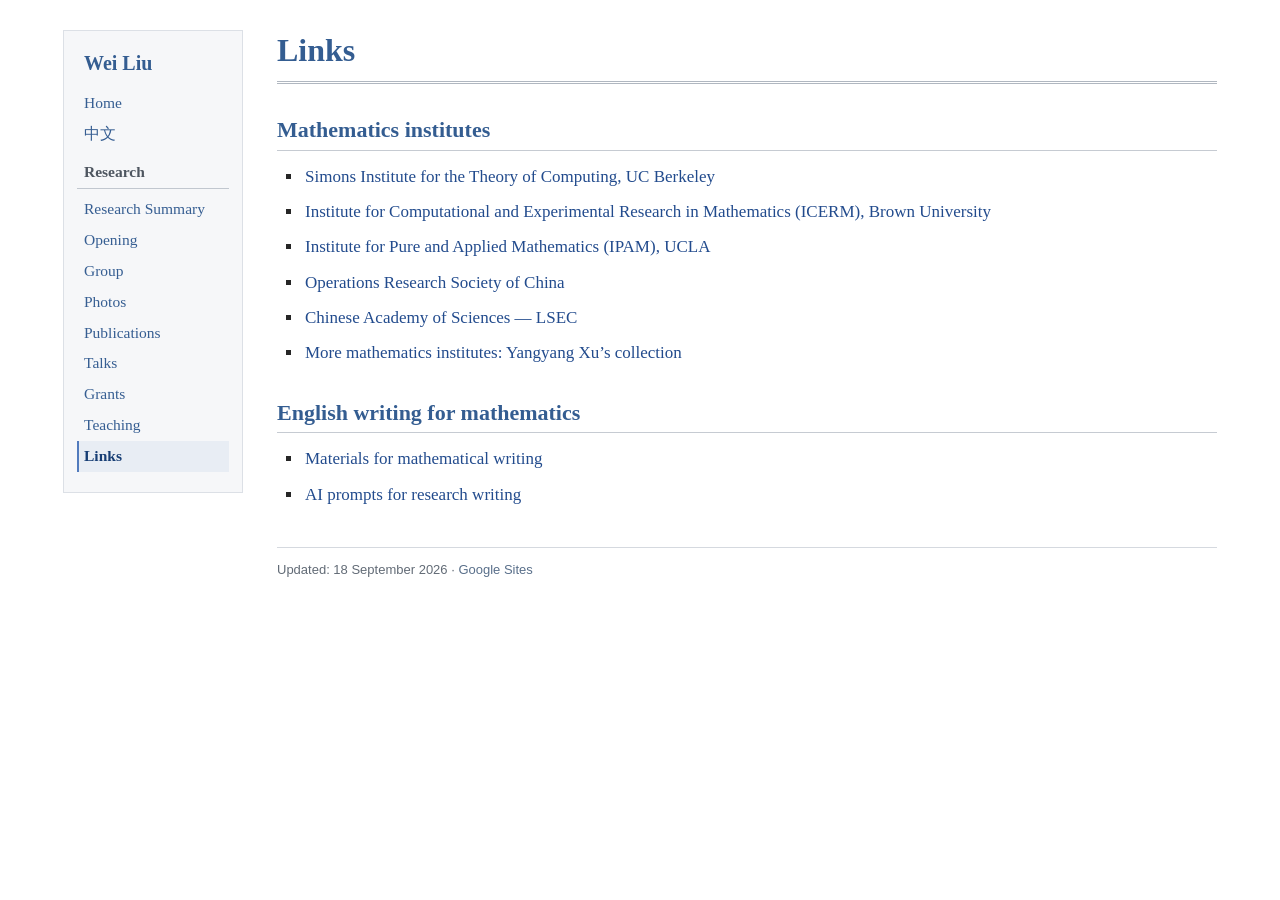
<file: links.html>
<!doctype html>
<html lang="en">
<head>
<meta charset="utf-8">
<meta name="viewport" content="width=device-width, initial-scale=1">
<meta name="description" content="Mathematics institutes and resources for mathematical writing.">
<meta name="author" content="Wei Liu">
<meta name="color-scheme" content="light">
<title>Links | Wei Liu</title>
<link rel="canonical" href="https://liuwei175.github.io/links.html">
<link rel="icon" href="favicon.ico" sizes="any">
<link rel="stylesheet" href="site.css?v=20260918">
</head>
<body>
<a class="skip-link" href="#layout-content">Skip to content</a>
<div id="tlayout">
<nav id="layout-menu" aria-label="Main navigation">
<div class="menu-brand">Wei Liu</div>
<div class="menu-item"><a href="index.html">Home</a></div>
<div class="menu-item"><a href="ch/index.html">中文</a></div>
<div class="menu-category">Research</div>
<div class="menu-item"><a href="research-summary.html">Research Summary</a></div>
<div class="menu-item"><a href="opening.html">Opening</a></div>
<div class="menu-item"><a href="group.html">Group</a></div>
<div class="menu-item"><a href="photos.html">Photos</a></div>
<div class="menu-item"><a href="publications.html">Publications</a></div>
<div class="menu-item"><a href="talks.html">Talks</a></div>
<div class="menu-item"><a href="grants.html">Grants</a></div>
<div class="menu-item"><a href="teaching.html">Teaching</a></div>
<div class="menu-item"><a href="links.html" class="current" aria-current="page">Links</a></div>
</nav>
<main id="layout-content">
<header id="toptitle"><h1>Links</h1></header>
<section aria-labelledby="math-institutes">
<h2 id="math-institutes">Mathematics institutes</h2>
<ul>
  <li><a href="https://simons.berkeley.edu/">Simons Institute for the Theory of Computing, UC Berkeley</a></li>
  <li><a href="https://icerm.brown.edu/">Institute for Computational and Experimental Research in Mathematics (ICERM), Brown University</a></li>
  <li><a href="https://www.ipam.ucla.edu/">Institute for Pure and Applied Mathematics (IPAM), UCLA</a></li>
  <li><a href="https://conf.orsc.org.cn/">Operations Research Society of China</a></li>
  <li><a href="https://lsec.cc.ac.cn/">Chinese Academy of Sciences — LSEC</a></li>
  <li><a href="https://xu-yangyang.github.io/MathInstitutes.html">More mathematics institutes: Yangyang Xu’s collection</a></li>
</ul>
</section>
<section aria-labelledby="writing">
<h2 id="writing">English writing for mathematics</h2>
<ul>
  <li><a href="https://github.com/liuwei175/English-writing">Materials for mathematical writing</a></li>
  <li><a href="https://github.com/Leey21/awesome-ai-research-writing">AI prompts for research writing</a></li>
</ul>
</section>

<footer id="footer">Updated: 18 September 2026 · <a href="https://sites.google.com/view/liu-wei/links">Google Sites</a></footer>
</main>
</div>
</body>
</html>
</file>
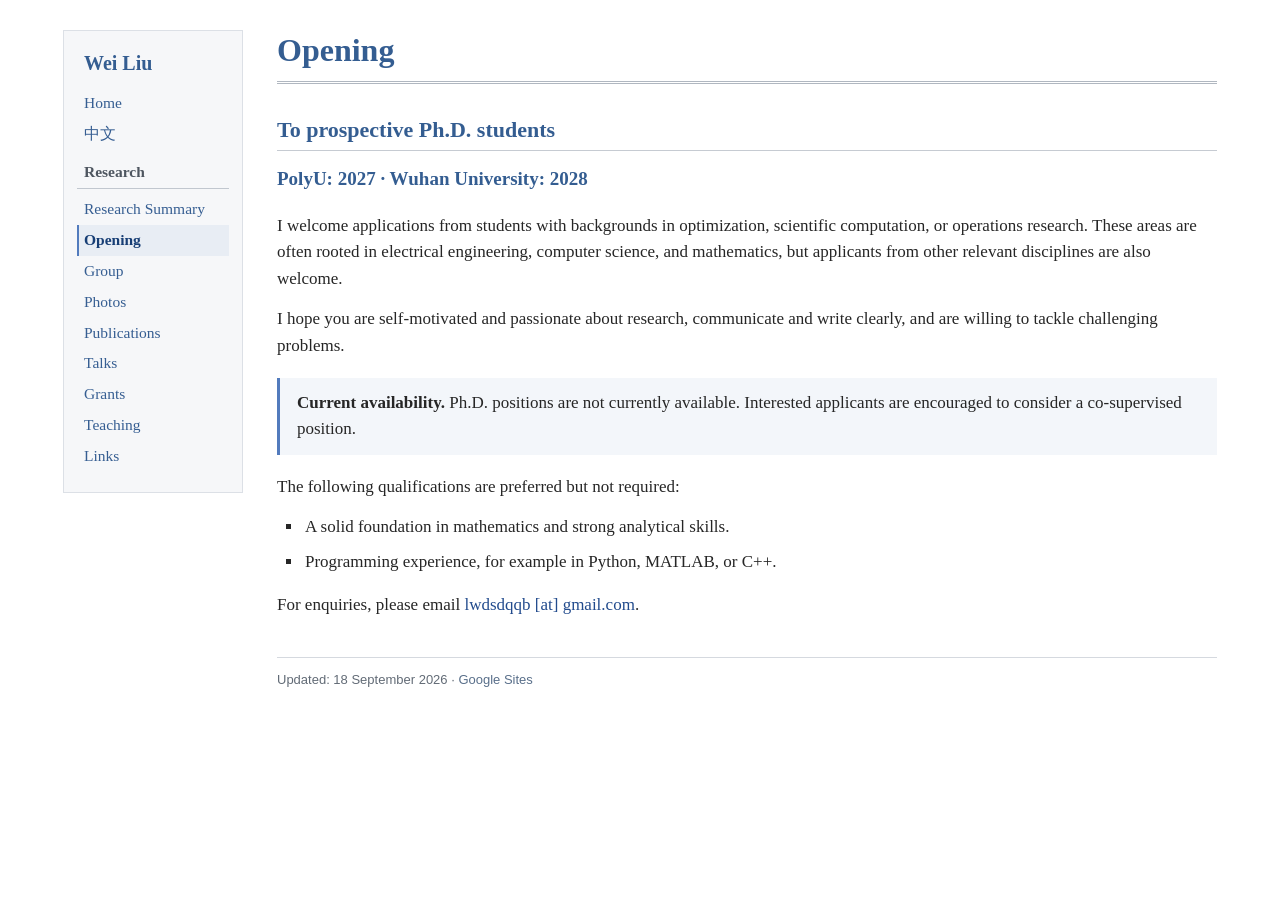
<file: opening.html>
<!doctype html>
<html lang="en">
<head>
<meta charset="utf-8">
<meta name="viewport" content="width=device-width, initial-scale=1">
<meta name="description" content="Information for prospective Ph.D. students interested in optimization, scientific computation, and operations research.">
<meta name="author" content="Wei Liu">
<meta name="color-scheme" content="light">
<title>Opening | Wei Liu</title>
<link rel="canonical" href="https://liuwei175.github.io/opening.html">
<link rel="icon" href="favicon.ico" sizes="any">
<link rel="stylesheet" href="site.css?v=20260918">
</head>
<body>
<a class="skip-link" href="#layout-content">Skip to content</a>
<div id="tlayout">
<nav id="layout-menu" aria-label="Main navigation">
<div class="menu-brand">Wei Liu</div>
<div class="menu-item"><a href="index.html">Home</a></div>
<div class="menu-item"><a href="ch/index.html">中文</a></div>
<div class="menu-category">Research</div>
<div class="menu-item"><a href="research-summary.html">Research Summary</a></div>
<div class="menu-item"><a href="opening.html" class="current" aria-current="page">Opening</a></div>
<div class="menu-item"><a href="group.html">Group</a></div>
<div class="menu-item"><a href="photos.html">Photos</a></div>
<div class="menu-item"><a href="publications.html">Publications</a></div>
<div class="menu-item"><a href="talks.html">Talks</a></div>
<div class="menu-item"><a href="grants.html">Grants</a></div>
<div class="menu-item"><a href="teaching.html">Teaching</a></div>
<div class="menu-item"><a href="links.html">Links</a></div>
</nav>
<main id="layout-content">
<header id="toptitle"><h1>Opening</h1></header>
<section aria-labelledby="prospective-students">
<h2 id="prospective-students">To prospective Ph.D. students</h2>
<p class="intake"><strong>PolyU: 2027 · Wuhan University: 2028</strong></p>
<p>I welcome applications from students with backgrounds in optimization, scientific computation, or operations research. These areas are often rooted in electrical engineering, computer science, and mathematics, but applicants from other relevant disciplines are also welcome.</p>
<p>I hope you are self-motivated and passionate about research, communicate and write clearly, and are willing to tackle challenging problems.</p>
<div class="notice"><p><strong>Current availability.</strong> Ph.D. positions are not currently available. Interested applicants are encouraged to consider a co-supervised position.</p></div>
<p>The following qualifications are preferred but not required:</p>
<ul>
  <li>A solid foundation in mathematics and strong analytical skills.</li>
  <li>Programming experience, for example in Python, MATLAB, or C++.</li>
</ul>
<p>For enquiries, please email <a href="mailto:lwdsdqqb@gmail.com">lwdsdqqb [at] gmail.com</a>.</p></section>
<footer id="footer">Updated: 18 September 2026 · <a href="https://sites.google.com/view/liu-wei/homepage/opening">Google Sites</a></footer>
</main>
</div>
</body>
</html>
</file>
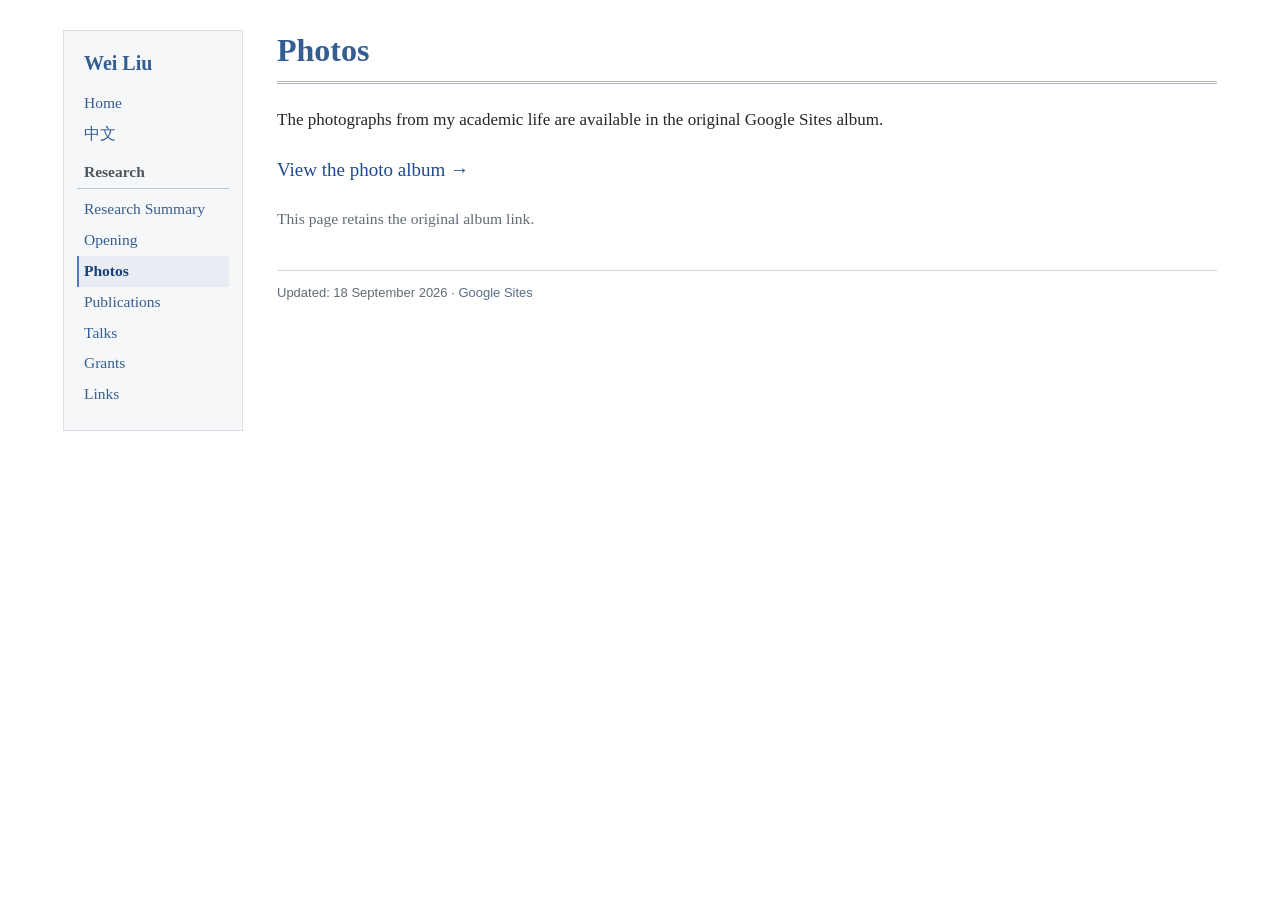
<file: photos.html>
<!doctype html>
<html lang="en">
<head>
<meta charset="utf-8">
<meta name="viewport" content="width=device-width, initial-scale=1">
<meta name="description" content="Photographs from Wei Liu’s academic life, available on the original Google Sites album.">
<meta name="author" content="Wei Liu">
<meta name="color-scheme" content="light">
<title>Photos | Wei Liu</title>
<link rel="canonical" href="https://liuwei175.github.io/photos.html">
<link rel="icon" href="favicon.ico" sizes="any">
<link rel="stylesheet" href="site.css?v=20260918">
</head>
<body>
<a class="skip-link" href="#layout-content">Skip to content</a>
<div id="tlayout">
<nav id="layout-menu" aria-label="Main navigation">
<div class="menu-brand">Wei Liu</div>
<div class="menu-item"><a href="index.html">Home</a></div>
<div class="menu-item"><a href="ch/index.html">中文</a></div>
<div class="menu-category">Research</div>
<div class="menu-item"><a href="research-summary.html">Research Summary</a></div>
<div class="menu-item"><a href="opening.html">Opening</a></div>
<div class="menu-item"><a href="photos.html" class="current" aria-current="page">Photos</a></div>
<div class="menu-item"><a href="publications.html">Publications</a></div>
<div class="menu-item"><a href="talks.html">Talks</a></div>
<div class="menu-item"><a href="grants.html">Grants</a></div>
<div class="menu-item"><a href="links.html">Links</a></div>
</nav>
<main id="layout-content">
<header id="toptitle"><h1>Photos</h1></header>
<p>The photographs from my academic life are available in the original Google Sites album.</p>
<p class="album-link"><a href="https://sites.google.com/view/liu-wei/homepage/photos">View the photo album →</a></p>
<p class="muted">This page retains the original album link.</p>
<footer id="footer">Updated: 18 September 2026 · <a href="https://sites.google.com/view/liu-wei/homepage/photos">Google Sites</a></footer>
</main>
</div>
</body>
</html>
</file>
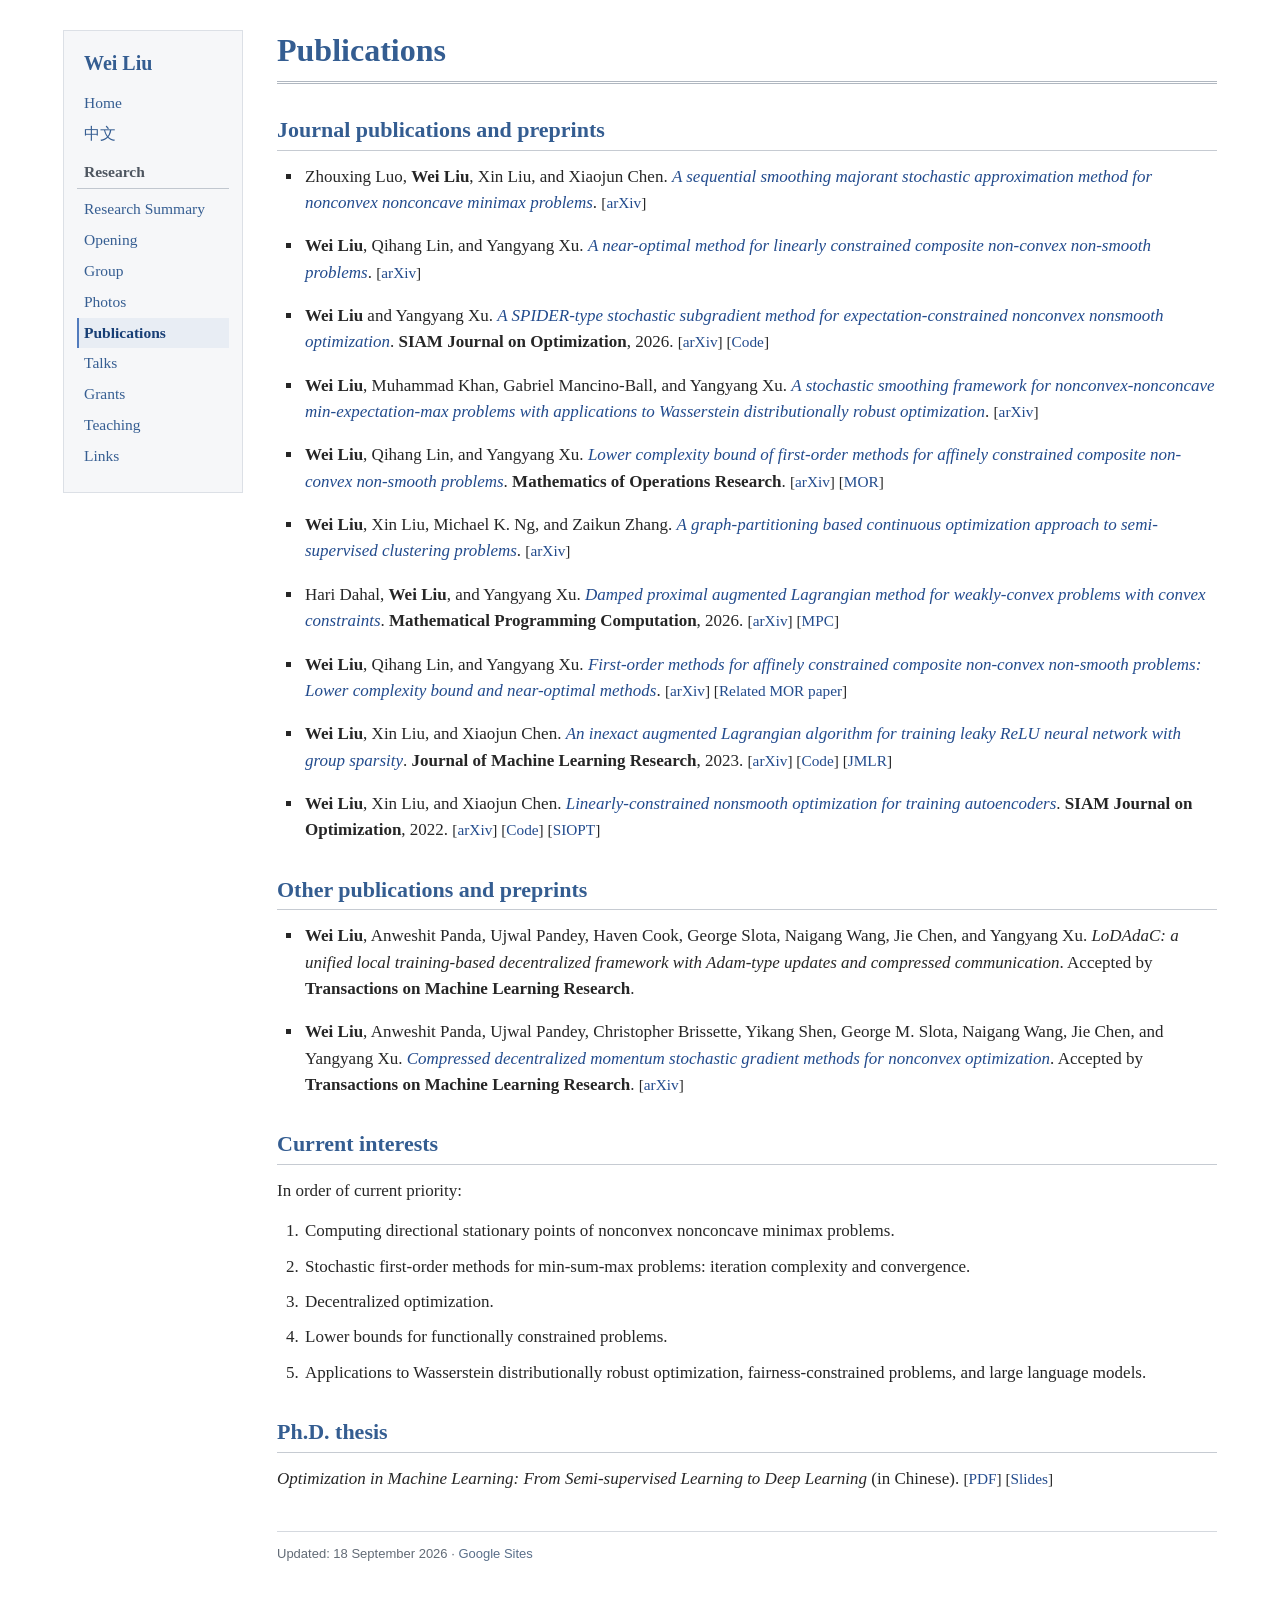
<file: publications.html>
<!doctype html>
<html lang="en">
<head>
<meta charset="utf-8">
<meta name="viewport" content="width=device-width, initial-scale=1">
<meta name="description" content="Journal publications and preprints by Wei Liu, with links to papers, code, and the Ph.D. thesis.">
<meta name="author" content="Wei Liu">
<meta name="color-scheme" content="light">
<title>Publications | Wei Liu</title>
<link rel="canonical" href="https://liuwei175.github.io/publications.html">
<link rel="icon" href="favicon.ico" sizes="any">
<link rel="stylesheet" href="site.css?v=20260918">
</head>
<body>
<a class="skip-link" href="#layout-content">Skip to content</a>
<div id="tlayout">
<nav id="layout-menu" aria-label="Main navigation">
<div class="menu-brand">Wei Liu</div>
<div class="menu-item"><a href="index.html">Home</a></div>
<div class="menu-item"><a href="ch/index.html">中文</a></div>
<div class="menu-category">Research</div>
<div class="menu-item"><a href="research-summary.html">Research Summary</a></div>
<div class="menu-item"><a href="opening.html">Opening</a></div>
<div class="menu-item"><a href="group.html">Group</a></div>
<div class="menu-item"><a href="photos.html">Photos</a></div>
<div class="menu-item"><a href="publications.html" class="current" aria-current="page">Publications</a></div>
<div class="menu-item"><a href="talks.html">Talks</a></div>
<div class="menu-item"><a href="grants.html">Grants</a></div>
<div class="menu-item"><a href="teaching.html">Teaching</a></div>
<div class="menu-item"><a href="links.html">Links</a></div>
</nav>
<main id="layout-content">
<header id="toptitle"><h1>Publications</h1></header>
<section aria-labelledby="journal-publications">
<h2 id="journal-publications">Journal publications and preprints</h2>
<ul class="publication-list">
  <li>Zhouxing Luo, <strong>Wei Liu</strong>, Xin Liu, and Xiaojun Chen. <a href="https://arxiv.org/abs/2609.11171"><em>A sequential smoothing majorant stochastic approximation method for nonconvex nonconcave minimax problems</em></a>. <span class="paper-links">[<a href="https://arxiv.org/abs/2609.11171">arXiv</a>]</span></li>
  <li><strong>Wei Liu</strong>, Qihang Lin, and Yangyang Xu. <a href="https://arxiv.org/abs/2503.22927"><em>A near-optimal method for linearly constrained composite non-convex non-smooth problems</em></a>. <span class="paper-links">[<a href="https://arxiv.org/abs/2503.22927">arXiv</a>]</span></li>
  <li><strong>Wei Liu</strong> and Yangyang Xu. <a href="https://arxiv.org/abs/2501.19214"><em>A SPIDER-type stochastic subgradient method for expectation-constrained nonconvex nonsmooth optimization</em></a>. <span class="venue">SIAM Journal on Optimization</span>, 2026. <span class="paper-links">[<a href="https://arxiv.org/abs/2501.19214">arXiv</a>] [<a href="https://drive.google.com/drive/folders/1x2a2T5kNvjAUkPqvqCcHqZljItWK87iG?usp=sharing">Code</a>]</span></li>
  <li><strong>Wei Liu</strong>, Muhammad Khan, Gabriel Mancino-Ball, and Yangyang Xu. <a href="https://arxiv.org/abs/2502.17602"><em>A stochastic smoothing framework for nonconvex-nonconcave min-expectation-max problems with applications to Wasserstein distributionally robust optimization</em></a>. <span class="paper-links">[<a href="https://arxiv.org/abs/2502.17602">arXiv</a>]</span></li>
  <li><strong>Wei Liu</strong>, Qihang Lin, and Yangyang Xu. <a href="https://arxiv.org/abs/2502.17770"><em>Lower complexity bound of first-order methods for affinely constrained composite non-convex non-smooth problems</em></a>. <span class="venue">Mathematics of Operations Research</span>. <span class="paper-links">[<a href="https://arxiv.org/abs/2502.17770">arXiv</a>] [<a href="https://pubsonline.informs.org/doi/abs/10.1287/moor.2023.0377">MOR</a>]</span></li>
  <li><strong>Wei Liu</strong>, Xin Liu, Michael K. Ng, and Zaikun Zhang. <a href="https://arxiv.org/abs/2503.04447"><em>A graph-partitioning based continuous optimization approach to semi-supervised clustering problems</em></a>. <span class="paper-links">[<a href="https://arxiv.org/abs/2503.04447">arXiv</a>]</span></li>
  <li>Hari Dahal, <strong>Wei Liu</strong>, and Yangyang Xu. <a href="https://arxiv.org/abs/2311.09065"><em>Damped proximal augmented Lagrangian method for weakly-convex problems with convex constraints</em></a>. <span class="venue">Mathematical Programming Computation</span>, 2026. <span class="paper-links">[<a href="https://arxiv.org/abs/2311.09065">arXiv</a>] [<a href="https://link.springer.com/article/10.1007/s12532-025-00302-1">MPC</a>]</span></li>
  <li><strong>Wei Liu</strong>, Qihang Lin, and Yangyang Xu. <a href="https://arxiv.org/abs/2307.07605"><em>First-order methods for affinely constrained composite non-convex non-smooth problems: Lower complexity bound and near-optimal methods</em></a>. <span class="paper-links">[<a href="https://arxiv.org/abs/2307.07605">arXiv</a>] [<a href="https://pubsonline.informs.org/doi/abs/10.1287/moor.2023.0377">Related MOR paper</a>]</span></li>
  <li><strong>Wei Liu</strong>, Xin Liu, and Xiaojun Chen. <a href="https://arxiv.org/abs/2205.05428"><em>An inexact augmented Lagrangian algorithm for training leaky ReLU neural network with group sparsity</em></a>. <span class="venue">Journal of Machine Learning Research</span>, 2023. <span class="paper-links">[<a href="https://arxiv.org/abs/2205.05428">arXiv</a>] [<a href="https://github.com/liuwei175/code-for-IALAM">Code</a>] [<a href="https://jmlr.org/papers/v24/22-0491.html">JMLR</a>]</span></li>
  <li><strong>Wei Liu</strong>, Xin Liu, and Xiaojun Chen. <a href="https://arxiv.org/abs/2103.16232"><em>Linearly-constrained nonsmooth optimization for training autoencoders</em></a>. <span class="venue">SIAM Journal on Optimization</span>, 2022. <span class="paper-links">[<a href="https://arxiv.org/abs/2103.16232">arXiv</a>] [<a href="https://github.com/liuwei175/code-for-SPG/tree/main">Code</a>] [<a href="https://epubs.siam.org/doi/10.1137/21M1408713">SIOPT</a>]</span></li>
</ul>
</section>
<section aria-labelledby="other-publications">
<h2 id="other-publications">Other publications and preprints</h2>
<ul class="publication-list">
  <li><strong>Wei Liu</strong>, Anweshit Panda, Ujwal Pandey, Haven Cook, George Slota, Naigang Wang, Jie Chen, and Yangyang Xu. <em>LoDAdaC: a unified local training-based decentralized framework with Adam-type updates and compressed communication</em>. Accepted by <span class="venue">Transactions on Machine Learning Research</span>.</li>
  <li><strong>Wei Liu</strong>, Anweshit Panda, Ujwal Pandey, Christopher Brissette, Yikang Shen, George M. Slota, Naigang Wang, Jie Chen, and Yangyang Xu. <a href="https://arxiv.org/abs/2508.04950"><em>Compressed decentralized momentum stochastic gradient methods for nonconvex optimization</em></a>. Accepted by <span class="venue">Transactions on Machine Learning Research</span>. <span class="paper-links">[<a href="https://arxiv.org/abs/2508.04950">arXiv</a>]</span></li>
</ul>
</section>
<section aria-labelledby="current-interests">
<h2 id="current-interests">Current interests</h2>
<p>In order of current priority:</p><ol>
  <li>Computing directional stationary points of nonconvex nonconcave minimax problems.</li>
  <li>Stochastic first-order methods for min-sum-max problems: iteration complexity and convergence.</li>
  <li>Decentralized optimization.</li>
  <li>Lower bounds for functionally constrained problems.</li>
  <li>Applications to Wasserstein distributionally robust optimization, fairness-constrained problems, and large language models.</li>
</ol>
</section>
<section aria-labelledby="thesis">
<h2 id="thesis">Ph.D. thesis</h2>
<p><em>Optimization in Machine Learning: From Semi-supervised Learning to Deep Learning</em> (in Chinese). <span class="paper-links">[<a href="https://github.com/liuwei175/slides_pdfs/blob/main/%E5%88%98%E4%B8%BA_%E5%8D%9A%E5%A3%AB%E5%AD%A6%E4%BD%8D%E8%AE%BA%E6%96%87.pdf">PDF</a>] [<a href="https://github.com/liuwei175/slides_pdfs/blob/main/%E7%AD%94%E8%BE%A9PPT.pdf">Slides</a>]</span></p></section>

<footer id="footer">Updated: 18 September 2026 · <a href="https://sites.google.com/view/liu-wei/publications">Google Sites</a></footer>
</main>
</div>
</body>
</html>
</file>
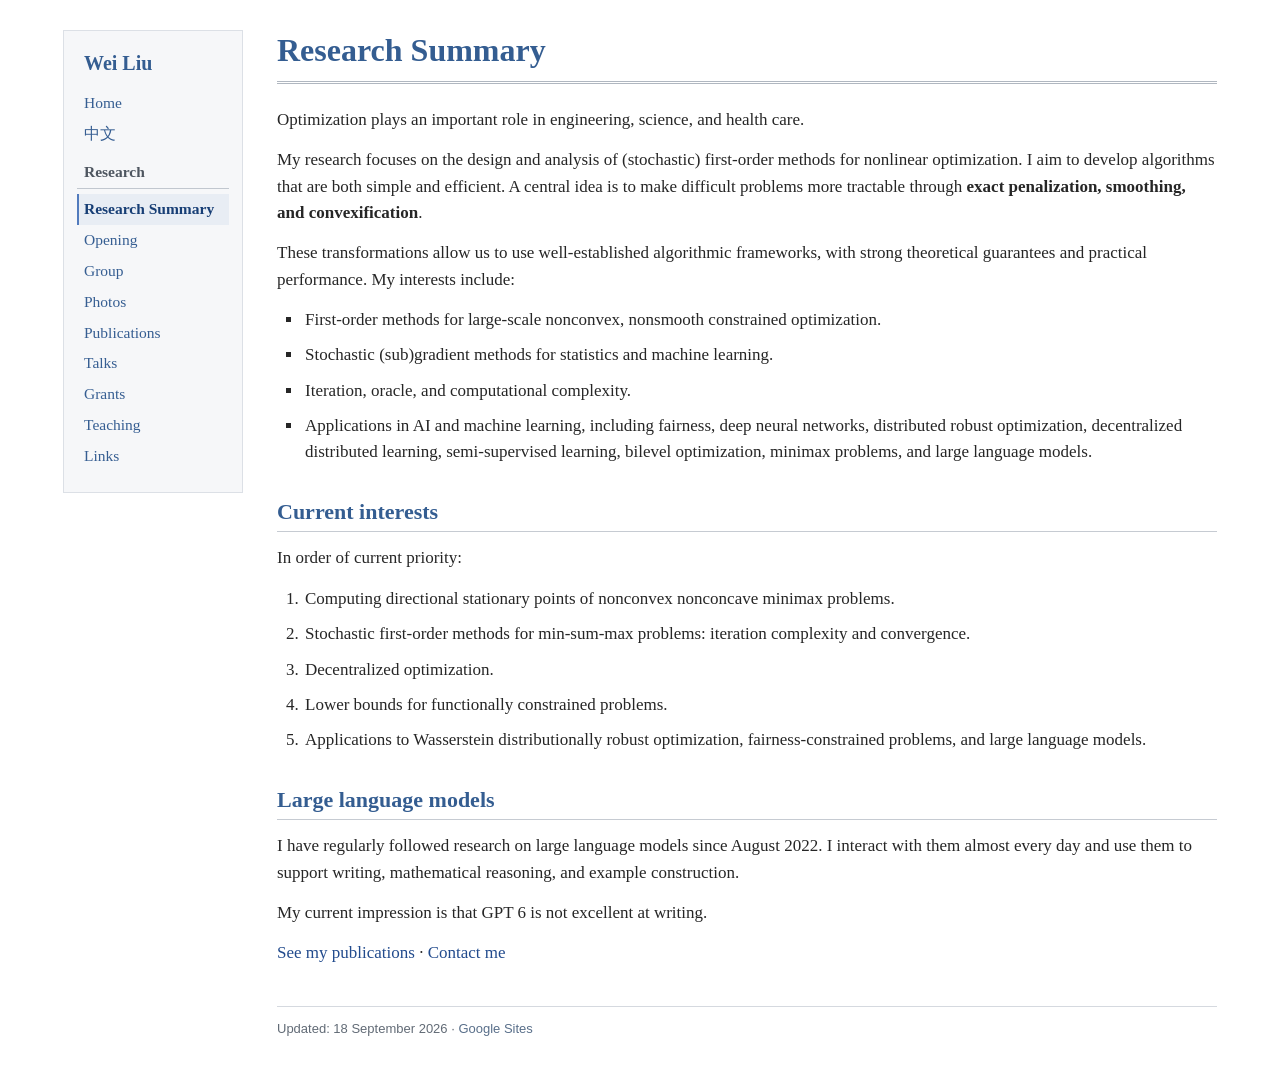
<file: research-summary.html>
<!doctype html>
<html lang="en">
<head>
<meta charset="utf-8">
<meta name="viewport" content="width=device-width, initial-scale=1">
<meta name="description" content="Research interests of Wei Liu: first-order methods, exact penalization, smoothing, convexification, and complexity analysis.">
<meta name="author" content="Wei Liu">
<meta name="color-scheme" content="light">
<title>Research Summary | Wei Liu</title>
<link rel="canonical" href="https://liuwei175.github.io/research-summary.html">
<link rel="icon" href="favicon.ico" sizes="any">
<link rel="stylesheet" href="site.css?v=20260918">
</head>
<body>
<a class="skip-link" href="#layout-content">Skip to content</a>
<div id="tlayout">
<nav id="layout-menu" aria-label="Main navigation">
<div class="menu-brand">Wei Liu</div>
<div class="menu-item"><a href="index.html">Home</a></div>
<div class="menu-item"><a href="ch/index.html">中文</a></div>
<div class="menu-category">Research</div>
<div class="menu-item"><a href="research-summary.html" class="current" aria-current="page">Research Summary</a></div>
<div class="menu-item"><a href="opening.html">Opening</a></div>
<div class="menu-item"><a href="group.html">Group</a></div>
<div class="menu-item"><a href="photos.html">Photos</a></div>
<div class="menu-item"><a href="publications.html">Publications</a></div>
<div class="menu-item"><a href="talks.html">Talks</a></div>
<div class="menu-item"><a href="grants.html">Grants</a></div>
<div class="menu-item"><a href="teaching.html">Teaching</a></div>
<div class="menu-item"><a href="links.html">Links</a></div>
</nav>
<main id="layout-content">
<header id="toptitle"><h1>Research Summary</h1></header>
<p>Optimization plays an important role in engineering, science, and health care.</p><p>My research focuses on the design and analysis of (stochastic) first-order methods for nonlinear optimization. I aim to develop algorithms that are both simple and efficient. A central idea is to make difficult problems more tractable through <strong>exact penalization, smoothing, and convexification</strong>.</p>
<p>These transformations allow us to use well-established algorithmic frameworks, with strong theoretical guarantees and practical performance. My interests include:</p><ul>
  <li>First-order methods for large-scale nonconvex, nonsmooth constrained optimization.</li>
  <li>Stochastic (sub)gradient methods for statistics and machine learning.</li>
  <li>Iteration, oracle, and computational complexity.</li>
  <li>Applications in AI and machine learning, including fairness, deep neural networks, distributed robust optimization, decentralized distributed learning, semi-supervised learning, bilevel optimization, minimax problems, and large language models.</li>
</ul>
<section aria-labelledby="current-interests">
<h2 id="current-interests">Current interests</h2>
<p>In order of current priority:</p><ol>
  <li>Computing directional stationary points of nonconvex nonconcave minimax problems.</li>
  <li>Stochastic first-order methods for min-sum-max problems: iteration complexity and convergence.</li>
  <li>Decentralized optimization.</li>
  <li>Lower bounds for functionally constrained problems.</li>
  <li>Applications to Wasserstein distributionally robust optimization, fairness-constrained problems, and large language models.</li>
</ol>
</section>
<section aria-labelledby="llms">
<h2 id="llms">Large language models</h2>
<p>I have regularly followed research on large language models since August 2022. I interact with them almost every day and use them to support writing, mathematical reasoning, and example construction.</p><p>My current impression is that GPT 6 is not excellent at writing.</p></section>
<p><a href="publications.html">See my publications</a> · <a href="mailto:lwdsdqqb@gmail.com">Contact me</a></p>
<footer id="footer">Updated: 18 September 2026 · <a href="https://sites.google.com/view/liu-wei/homepage/research-summary">Google Sites</a></footer>
</main>
</div>
</body>
</html>
</file>
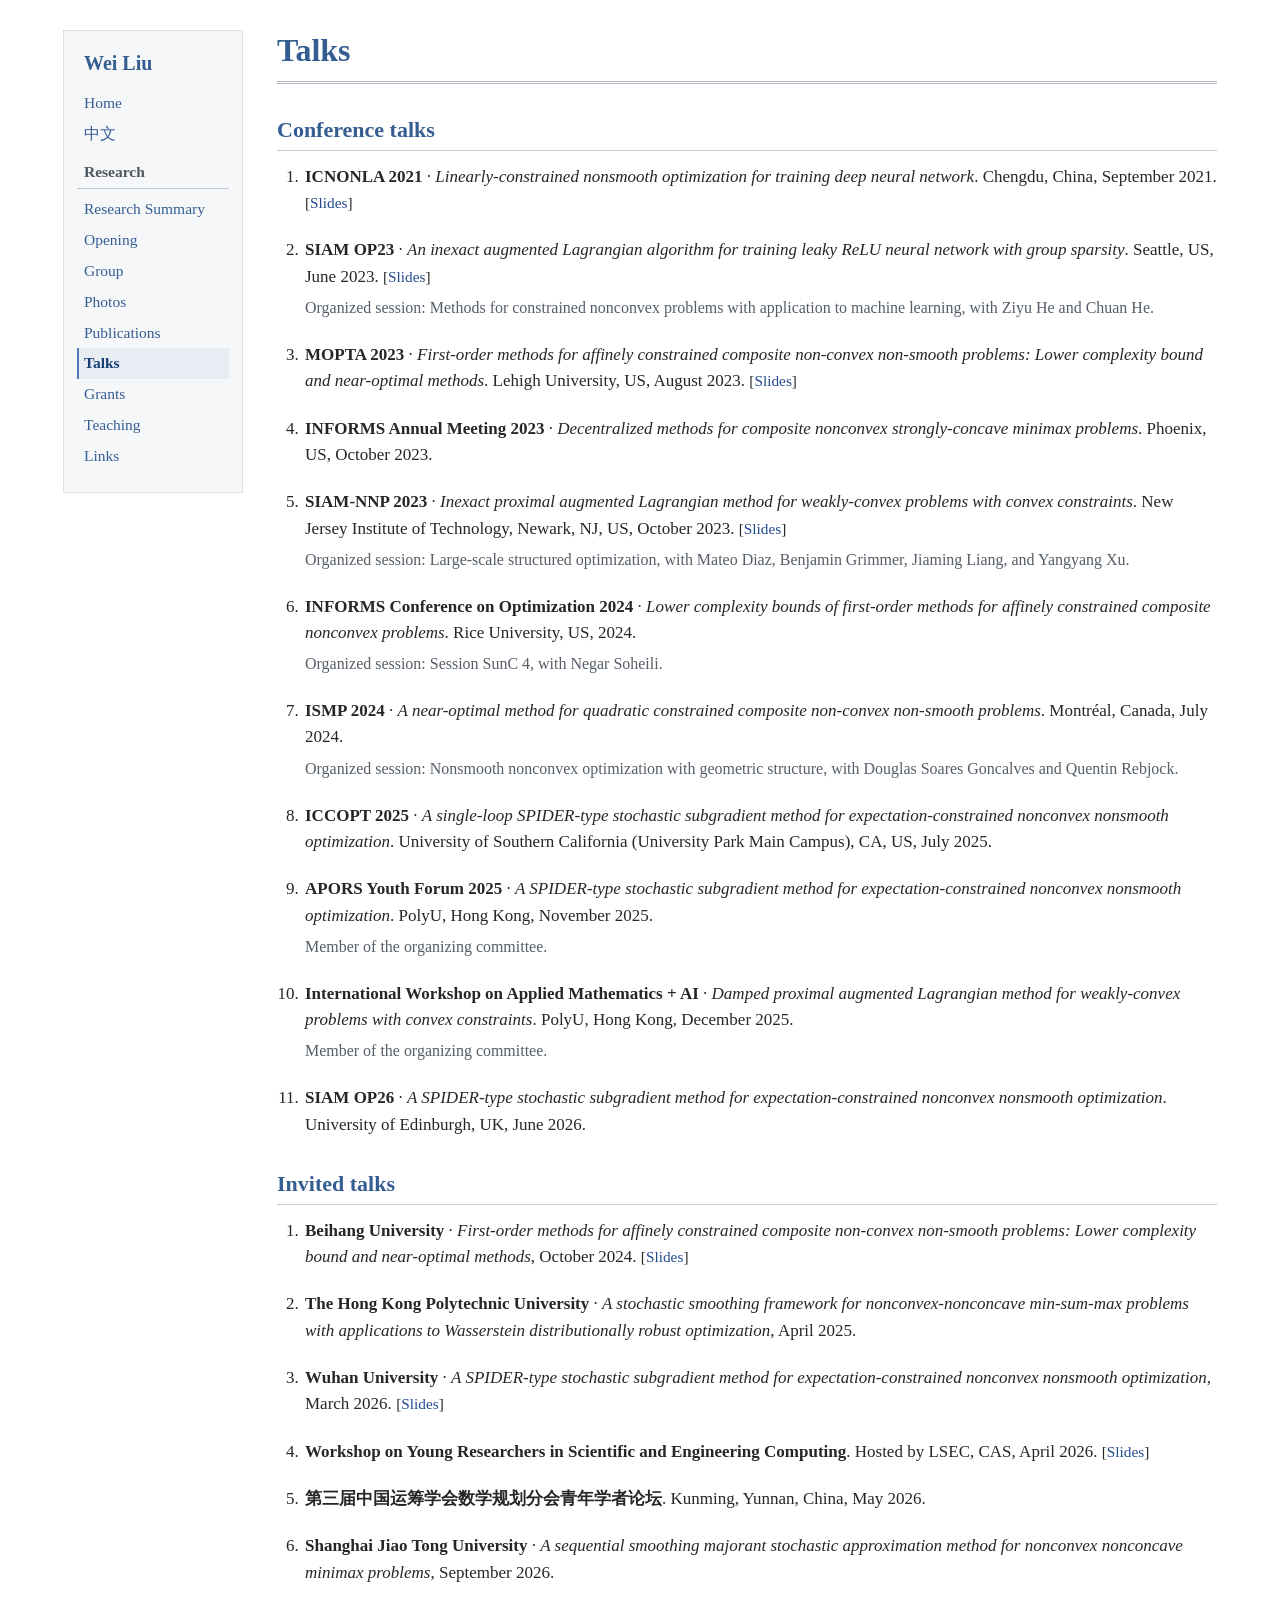
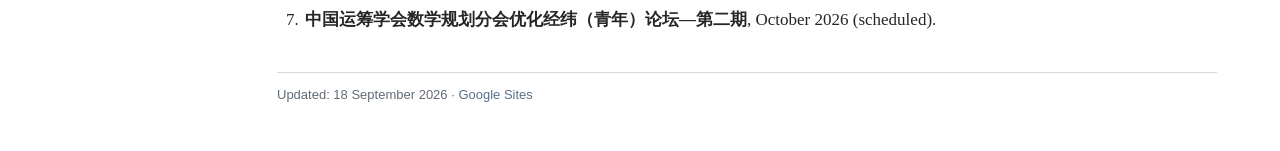
<file: talks.html>
<!doctype html>
<html lang="en">
<head>
<meta charset="utf-8">
<meta name="viewport" content="width=device-width, initial-scale=1">
<meta name="description" content="Conference and invited talks by Wei Liu, including links to presentation slides.">
<meta name="author" content="Wei Liu">
<meta name="color-scheme" content="light">
<title>Talks | Wei Liu</title>
<link rel="canonical" href="https://liuwei175.github.io/talks.html">
<link rel="icon" href="favicon.ico" sizes="any">
<link rel="stylesheet" href="site.css?v=20260918">
</head>
<body>
<a class="skip-link" href="#layout-content">Skip to content</a>
<div id="tlayout">
<nav id="layout-menu" aria-label="Main navigation">
<div class="menu-brand">Wei Liu</div>
<div class="menu-item"><a href="index.html">Home</a></div>
<div class="menu-item"><a href="ch/index.html">中文</a></div>
<div class="menu-category">Research</div>
<div class="menu-item"><a href="research-summary.html">Research Summary</a></div>
<div class="menu-item"><a href="opening.html">Opening</a></div>
<div class="menu-item"><a href="group.html">Group</a></div>
<div class="menu-item"><a href="photos.html">Photos</a></div>
<div class="menu-item"><a href="publications.html">Publications</a></div>
<div class="menu-item"><a href="talks.html" class="current" aria-current="page">Talks</a></div>
<div class="menu-item"><a href="grants.html">Grants</a></div>
<div class="menu-item"><a href="teaching.html">Teaching</a></div>
<div class="menu-item"><a href="links.html">Links</a></div>
</nav>
<main id="layout-content">
<header id="toptitle"><h1>Talks</h1></header>
<section aria-labelledby="conference-talks">
<h2 id="conference-talks">Conference talks</h2>
<ol class="talk-list">
  <li><strong>ICNONLA 2021</strong> · <em>Linearly-constrained nonsmooth optimization for training deep neural network</em>. Chengdu, China, September 2021. <span class="paper-links">[<a href="https://github.com/liuwei175/slides_pdfs/blob/main/lw_chengdu_slides.pdf">Slides</a>]</span></li>
  <li><strong>SIAM OP23</strong> · <em>An inexact augmented Lagrangian algorithm for training leaky ReLU neural network with group sparsity</em>. Seattle, US, June 2023. <span class="paper-links">[<a href="https://github.com/liuwei175/slides_pdfs/blob/main/IALAM_NN.pdf">Slides</a>]</span><p class="talk-note">Organized session: Methods for constrained nonconvex problems with application to machine learning, with Ziyu He and Chuan He.</p></li>
  <li><strong>MOPTA 2023</strong> · <em>First-order methods for affinely constrained composite non-convex non-smooth problems: Lower complexity bound and near-optimal methods</em>. Lehigh University, US, August 2023. <span class="paper-links">[<a href="https://github.com/liuwei175/slides_pdfs/blob/main/lw_0602.pdf">Slides</a>]</span></li>
  <li><strong>INFORMS Annual Meeting 2023</strong> · <em>Decentralized methods for composite nonconvex strongly-concave minimax problems</em>. Phoenix, US, October 2023.</li>
  <li><strong>SIAM-NNP 2023</strong> · <em>Inexact proximal augmented Lagrangian method for weakly-convex problems with convex constraints</em>. New Jersey Institute of Technology, Newark, NJ, US, October 2023. <span class="paper-links">[<a href="https://github.com/liuwei175/slides_pdfs/blob/main/Prox_ALM.pdf">Slides</a>]</span><p class="talk-note">Organized session: Large-scale structured optimization, with Mateo Diaz, Benjamin Grimmer, Jiaming Liang, and Yangyang Xu.</p></li>
  <li><strong>INFORMS Conference on Optimization 2024</strong> · <em>Lower complexity bounds of first-order methods for affinely constrained composite nonconvex problems</em>. Rice University, US, 2024.<p class="talk-note">Organized session: Session SunC 4, with Negar Soheili.</p></li>
  <li><strong>ISMP 2024</strong> · <em>A near-optimal method for quadratic constrained composite non-convex non-smooth problems</em>. Montréal, Canada, July 2024.<p class="talk-note">Organized session: Nonsmooth nonconvex optimization with geometric structure, with Douglas Soares Goncalves and Quentin Rebjock.</p></li>
  <li><strong>ICCOPT 2025</strong> · <em>A single-loop SPIDER-type stochastic subgradient method for expectation-constrained nonconvex nonsmooth optimization</em>. University of Southern California (University Park Main Campus), CA, US, July 2025.</li>
  <li><strong>APORS Youth Forum 2025</strong> · <em>A SPIDER-type stochastic subgradient method for expectation-constrained nonconvex nonsmooth optimization</em>. PolyU, Hong Kong, November 2025.<p class="talk-note">Member of the organizing committee.</p></li>
  <li><strong>International Workshop on Applied Mathematics + AI</strong> · <em>Damped proximal augmented Lagrangian method for weakly-convex problems with convex constraints</em>. PolyU, Hong Kong, December 2025.<p class="talk-note">Member of the organizing committee.</p></li>
  <li><strong>SIAM OP26</strong> · <em>A SPIDER-type stochastic subgradient method for expectation-constrained nonconvex nonsmooth optimization</em>. University of Edinburgh, UK, June 2026.</li>
</ol>
</section>
<section aria-labelledby="invited-talks">
<h2 id="invited-talks">Invited talks</h2>
<ol class="talk-list">
  <li><strong>Beihang University</strong> · <em>First-order methods for affinely constrained composite non-convex non-smooth problems: Lower complexity bound and near-optimal methods</em>, October 2024. <span class="paper-links">[<a href="https://github.com/liuwei175/slides_pdfs/blob/main/LowerBndNcvx.pdf">Slides</a>]</span></li>
  <li><strong>The Hong Kong Polytechnic University</strong> · <em>A stochastic smoothing framework for nonconvex-nonconcave min-sum-max problems with applications to Wasserstein distributionally robust optimization</em>, April 2025.</li>
  <li><strong>Wuhan University</strong> · <em>A SPIDER-type stochastic subgradient method for expectation-constrained nonconvex nonsmooth optimization</em>, March 2026. <span class="paper-links">[<a href="https://github.com/liuwei175/slides_pdfs/blob/main/slides_exact.pdf">Slides</a>]</span></li>
  <li><strong>Workshop on Young Researchers in Scientific and Engineering Computing</strong>. Hosted by LSEC, CAS, April 2026. <span class="paper-links">[<a href="https://github.com/liuwei175/slides_pdfs/blob/main/slides_exact.pdf">Slides</a>]</span></li>
  <li><strong>第三届中国运筹学会数学规划分会青年学者论坛</strong>. Kunming, Yunnan, China, May 2026.</li>
  <li><strong>Shanghai Jiao Tong University</strong> · <em>A sequential smoothing majorant stochastic approximation method for nonconvex nonconcave minimax problems</em>, September 2026.</li>
  <li><strong>中国运筹学会数学规划分会优化经纬（青年）论坛—第二期</strong>, October 2026 (scheduled).</li>
</ol>
</section>

<footer id="footer">Updated: 18 September 2026 · <a href="https://sites.google.com/view/liu-wei/talks">Google Sites</a></footer>
</main>
</div>
</body>
</html>
</file>
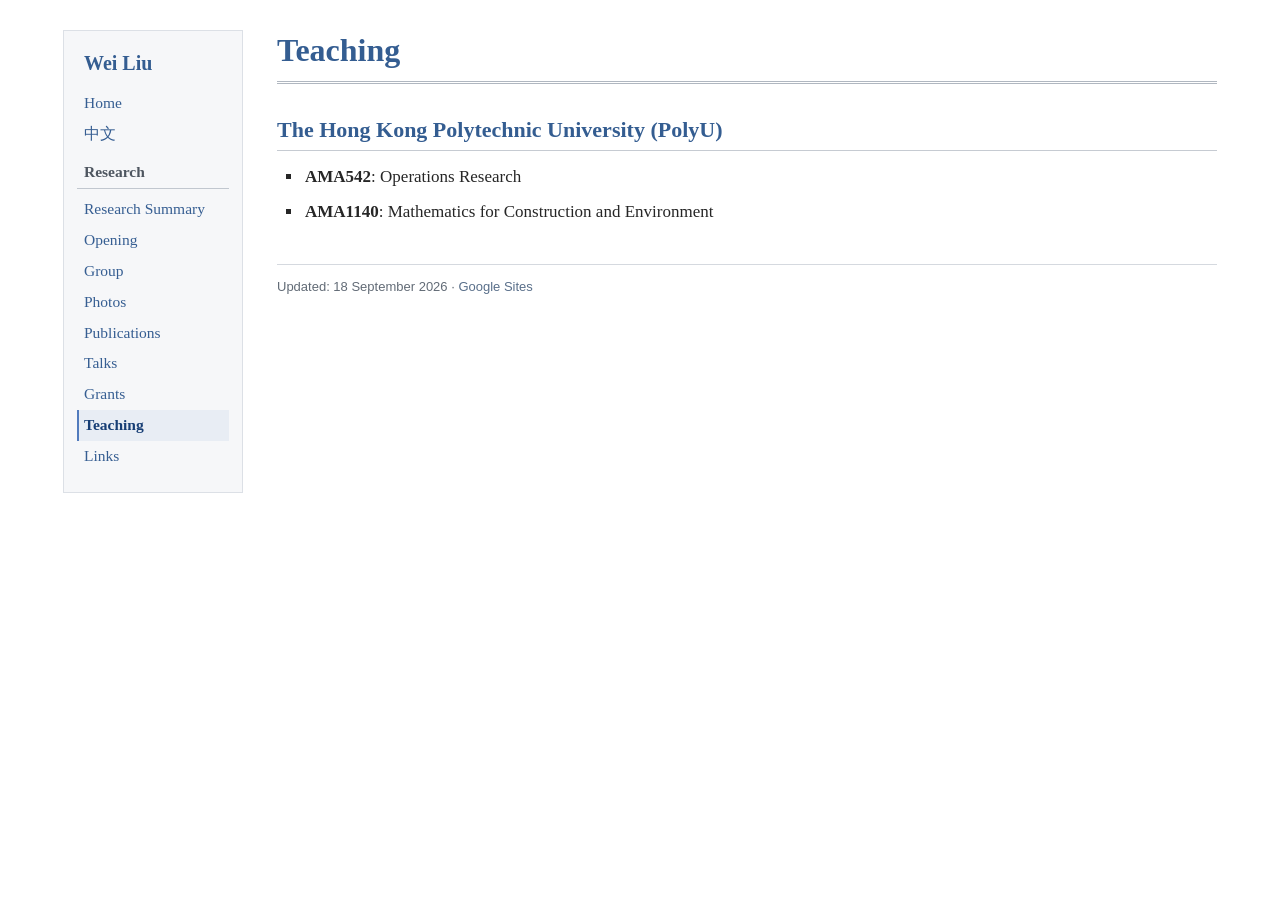
<file: teaching.html>
<!doctype html>
<html lang="en">
<head>
<meta charset="utf-8">
<meta name="viewport" content="width=device-width, initial-scale=1">
<meta name="description" content="Courses taught by Wei Liu at The Hong Kong Polytechnic University.">
<meta name="author" content="Wei Liu">
<meta name="color-scheme" content="light">
<title>Teaching | Wei Liu</title>
<link rel="canonical" href="https://liuwei175.github.io/teaching.html">
<link rel="icon" href="favicon.ico" sizes="any">
<link rel="stylesheet" href="site.css?v=20260918">
</head>
<body>
<a class="skip-link" href="#layout-content">Skip to content</a>
<div id="tlayout">
<nav id="layout-menu" aria-label="Main navigation">
<div class="menu-brand">Wei Liu</div>
<div class="menu-item"><a href="index.html">Home</a></div>
<div class="menu-item"><a href="ch/index.html">中文</a></div>
<div class="menu-category">Research</div>
<div class="menu-item"><a href="research-summary.html">Research Summary</a></div>
<div class="menu-item"><a href="opening.html">Opening</a></div>
<div class="menu-item"><a href="group.html">Group</a></div>
<div class="menu-item"><a href="photos.html">Photos</a></div>
<div class="menu-item"><a href="publications.html">Publications</a></div>
<div class="menu-item"><a href="talks.html">Talks</a></div>
<div class="menu-item"><a href="grants.html">Grants</a></div>
<div class="menu-item"><a href="teaching.html" class="current" aria-current="page">Teaching</a></div>
<div class="menu-item"><a href="links.html">Links</a></div>
</nav>
<main id="layout-content">
<header id="toptitle"><h1>Teaching</h1></header>
<section aria-labelledby="polyu">
<h2 id="polyu">The Hong Kong Polytechnic University (PolyU)</h2>
<ul class="teaching-list">
  <li id="ama542"><strong>AMA542</strong>: Operations Research</li>
  <li id="ama1140"><strong>AMA1140</strong>: Mathematics for Construction and Environment</li>
</ul>
</section>
<footer id="footer">Updated: 18 September 2026 · <a href="https://sites.google.com/view/liu-wei/teaching">Google Sites</a></footer>
</main>
</div>
</body>
</html>
</file>
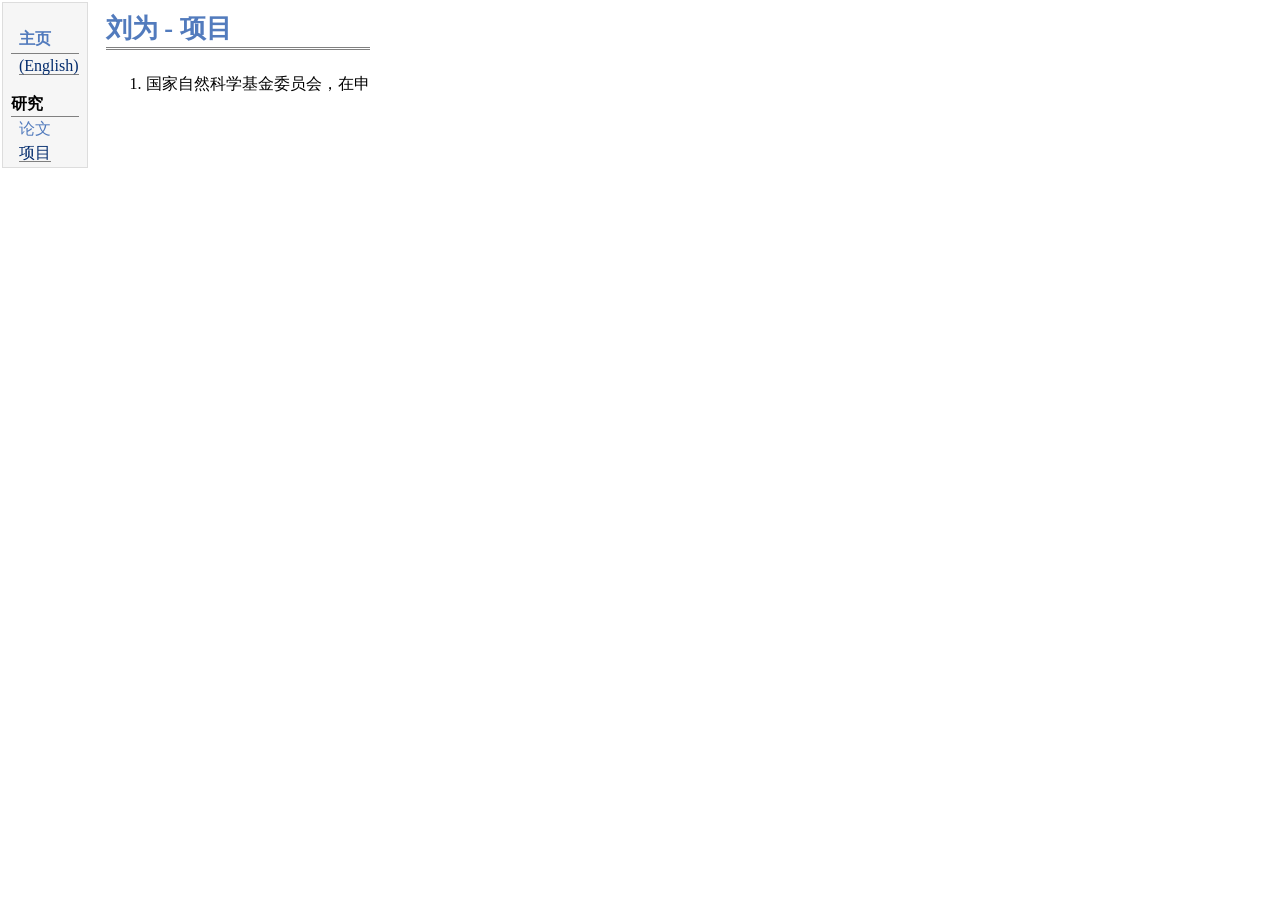
<file: ch/Grants.html>
<!DOCTYPE html PUBLIC "-//W3C//DTD XHTML 1.1//EN"
  "http://www.w3.org/TR/xhtml11/DTD/xhtml11.dtd">
<html xmlns="http://www.w3.org/1999/xhtml" xml:lang="en">
<head>
<meta name="generator" content="jemdoc, see http://jemdoc.jaboc.net/" />
<meta http-equiv="Content-Type" content="text/html;charset=utf-8" />
<link rel="stylesheet" href="jemdoc.css" type="text/css" />
<title>刘为 - 项目</title>
</head>
<body>
<table summary="Table for page layout." id="tlayout">
<tr valign="top">
<td id="layout-menu">
<div class="menu-category"><a href="index.html">主页</a></div>
<div class="menu-item"><a href="../index.html" class="current">(English)</a></div>
<div class="menu-category">研究</div>
<div class="menu-item"><a href="Publications.html">论文</a></div>
<div class="menu-item"><a href="Grants.html" class="current">项目</a></div>
</td>
<td id="layout-content">
<div id="toptitle">
<h1>刘为 - 项目</h1>
</div>
<ol>
</li>
<li><p>国家自然科学基金委员会，在申</p>
</li>
</ol>
</td>
</tr>
</table>
</body>
</html>
</file>
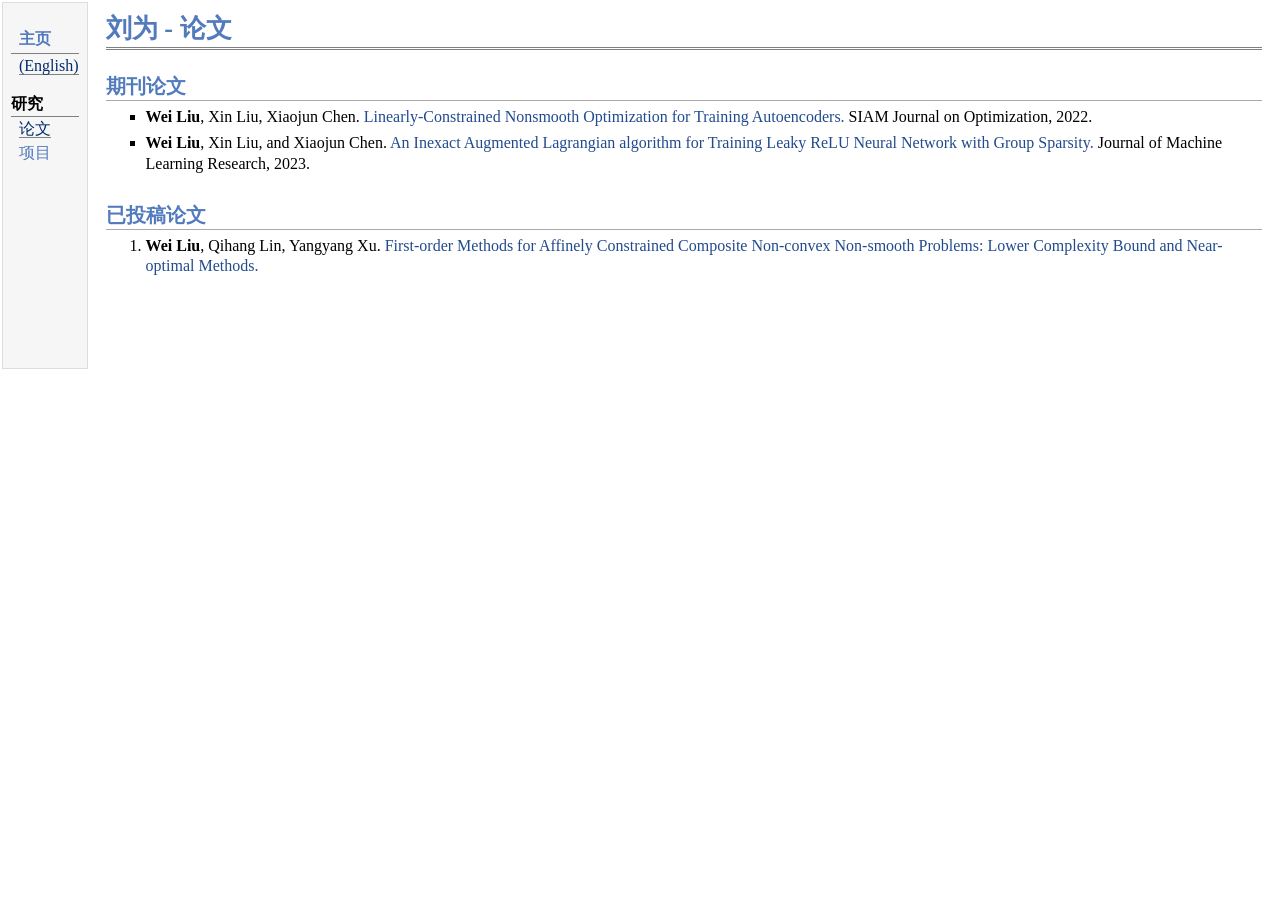
<file: ch/Publications.html>
<!DOCTYPE html PUBLIC "-//W3C//DTD XHTML 1.1//EN"
  "http://www.w3.org/TR/xhtml11/DTD/xhtml11.dtd">
<html xmlns="http://www.w3.org/1999/xhtml" xml:lang="en">
<head>
<meta name="generator" content="jemdoc, see http://jemdoc.jaboc.net/" />
<meta http-equiv="Content-Type" content="text/html;charset=utf-8" />
<link rel="stylesheet" href="jemdoc.css" type="text/css" />
<title>刘为 - 论文</title>
</head>
<body>
<table summary="Table for page layout." id="tlayout">
<tr valign="top">
<td id="layout-menu">
<div class="menu-category"><a href="index.html">主页</a></div>
<div class="menu-item"><a href="../index.html" class="current">(English)</a></div>
<div class="menu-category">研究</div>
<div class="menu-item"><a href="Publications.html" class="current">论文</a></div>
<div class="menu-item"><a href="Grants.html">项目</a></div>
</td>
<td id="layout-content">
<div id="toptitle">
<h1>刘为 - 论文</h1>
</div>
<h2>期刊论文</h2>
<ul>
  
<li><p><b>Wei Liu</b>, Xin Liu, Xiaojun Chen. <a href="https://epubs.siam.org/doi/abs/10.1137/21M1408713">
  Linearly-Constrained Nonsmooth Optimization for Training Autoencoders. </a> 
  SIAM Journal on Optimization, 2022. <br />
</p>
</li>

<li><p><b>Wei Liu</b>, Xin Liu, and Xiaojun Chen. <a href="https://arxiv.org/abs/2205.05428">
  An Inexact Augmented Lagrangian algorithm for Training Leaky ReLU Neural Network with Group Sparsity.</a>
  Journal of Machine Learning Research, 2023. <br />
</p>
</li>
  
</ul>
  
  
<h2>已投稿论文</h2>
<ol>
<li><p><b>Wei Liu</b>, Qihang Lin, Yangyang Xu. <a href="https://arxiv.org/abs/2307.07605">
  First-order Methods for Affinely Constrained Composite Non-convex Non-smooth Problems: Lower Complexity Bound and Near-optimal Methods.</a>
  <br />
</p>
</li>
  

<br />
   <br />
   <br />
   <br />
   
</ol>
</td>
</tr>
</table>
</body>
</html>
</file>
<file: site.css>
/* Static, responsive academic layout inspired by the existing jemdoc site.
   Local system fonts only. No JavaScript, external fonts, or CDN dependencies. */
:root { --blue:#345d91; --blue-light:#527bbd; --ink:#262626; --line:#c6cbd2; --muted:#626b76; --panel:#f6f7f9; }
* { box-sizing:border-box; }
html { scroll-padding-top:1.25rem; }
body { margin:0; background:#fff; color:var(--ink); font:17px/1.55 Georgia,"Times New Roman","Noto Serif CJK SC",serif; }
a { color:#224b8d; text-decoration:none; text-underline-offset:.18em; overflow-wrap:anywhere; }
a:hover { text-decoration:underline; }
a:focus-visible { outline:2px solid var(--blue); outline-offset:4px; border-radius:2px; }
#tlayout { display:grid; grid-template-columns:180px minmax(0,1fr); gap:34px; max-width:1210px; margin:30px auto 45px; padding:0 28px; align-items:start; }
#layout-menu { position:sticky; top:24px; background:var(--panel); border:1px solid #dce0e6; padding:17px 13px 20px; font-size:15.5px; }
.menu-brand { font-size:20px; font-weight:bold; color:var(--blue); padding:0 7px 9px; }
.menu-category { border-bottom:1px solid #c1c7cf; color:#4e5660; font-weight:bold; padding:10px 7px 4px; margin-bottom:5px; }
.menu-item a { display:block; padding:5px 7px; line-height:1.35; color:#365e92; }
.menu-item a.current { background:#e8edf4; color:#173e75; font-weight:bold; box-shadow:inset 2px 0 0 #527bbd; }
#layout-content { min-width:0; }
#toptitle { border-bottom:3px double #b0b7c0; margin:0 0 23px; padding:0 0 11px; }
h1,h2,h3 { color:var(--blue); font-weight:bold; }
h1 { font-size:32px; line-height:1.25; margin:0; }
h2 { font-size:22px; line-height:1.35; border-bottom:1px solid var(--line); padding-bottom:5px; margin:31px 0 13px; }
h3 { font-size:19px; line-height:1.4; margin:25px 0 10px; }
p { margin:0 0 14px; }
ul,ol { margin:0 0 16px; padding-left:26px; }
li { margin:0 0 9px; padding-left:2px; }
ul { list-style-type:square; }
.profile { display:flex; align-items:center; gap:27px; margin:0 0 27px; }
.portrait { display:block; width:150px; height:auto; flex:0 0 150px; border-radius:2px; }
.profile-details { min-width:0; }
.position { font-size:18px; line-height:1.65; margin-bottom:13px; }
.profile-links { font-size:15px; margin-bottom:0; }
.news-list { list-style:none; padding:0; }
.news-list li { display:grid; grid-template-columns:55px minmax(0,1fr); column-gap:12px; padding:0; margin:0 0 10px; }
.news-date { color:var(--blue); font-weight:bold; font-variant-numeric:tabular-nums; }
.publication-list li { margin-bottom:17px; }
.paper-links { display:inline; font-size:.9em; }
.paper-links a { white-space:nowrap; }
.venue { font-weight:bold; }
.notice { border-left:3px solid #527bbd; padding:12px 17px; margin:19px 0; background:#f3f6fa; }
.notice p { margin:0; }
.intake { font-size:19px; margin:0 0 20px; color:var(--blue); }
.talk-list li { margin-bottom:21px; }
.talk-note { margin:6px 0 0; color:#555e68; font-size:.94em; }
.grant-list li { margin-bottom:27px; }
.grant-list p { margin:0; }
.grant-period { display:inline-block; color:var(--muted); margin-top:4px; font-variant-numeric:tabular-nums; }
.album-link { font-size:19px; margin:22px 0; }
.muted { color:var(--muted); font-size:.92em; }
#footer { border-top:1px solid #d5d9df; margin-top:39px; padding-top:12px; color:var(--muted); font:13px/1.6 Arial,Helvetica,sans-serif; }
#footer a { color:#596f8a; }
.skip-link { position:absolute; left:-10000px; top:auto; }
.skip-link:focus { position:fixed; top:8px; left:8px; z-index:10; padding:8px 12px; background:white; border:2px solid var(--blue); }
html[lang="zh-CN"] body { line-height:1.8; }
html[lang="zh-CN"] .profile { align-items:center; }
html[lang="zh-CN"] .publication-list { line-height:1.6; }
@media (max-width:780px) {
 #tlayout { display:block; margin:16px auto 30px; padding:0 20px; }
 #layout-menu { position:static; padding:10px 9px; margin-bottom:24px; font-size:14.5px; }
 .menu-brand { display:inline-block; padding:2px 7px 7px; }
 .menu-category { display:none; }
 .menu-item { display:inline-block; vertical-align:middle; }
 .menu-item a { padding:5px 7px; }
 .menu-item a.current { box-shadow:inset 0 -2px 0 #527bbd; }
 h1 { font-size:29px; }
 h2 { font-size:21px; }
 .profile { gap:21px; }
 .portrait { width:125px; flex-basis:125px; }
 .position { font-size:17px; }
}
@media (max-width:480px) {
 body { font-size:16px; }
 #tlayout { padding:0 16px; }
 .profile { display:block; }
 .portrait { width:130px; margin:0 0 18px; }
 .news-list li { grid-template-columns:48px minmax(0,1fr); column-gap:9px; }
 .profile-links { line-height:1.8; }
 .paper-links { line-height:1.8; }
 ul,ol { padding-left:22px; }
}
@media print {
 body { font-size:11pt; }
 #tlayout { display:block; margin:0; padding:0; max-width:none; }
 #layout-menu,.skip-link,#footer { display:none; }
 h1,h2,h3 { break-after:avoid; }
 .profile { break-inside:avoid; }
 a { color:inherit; }
}
</file>
<file: ch/jemdoc.css>
/* Default css file for jemdoc. */

table#tlayout {
    border: none;
    border-collapse: separate;
    background: white;
}

body {
	background: white;
	font-family: Georgia, serif;
	padding-bottom: 8px;
	margin: 0;
}

#layout-menu {
	background: #f6f6f6;
	border: 1px solid #dddddd;
	padding-top: 0.5em;
	padding-left: 8px;
	padding-right: 8px;
	font-size: 1.0em;
	width: auto;
	white-space: nowrap;
    text-align: left;
    vertical-align: top;
}

#layout-menu td {
	background: #f4f4f4;
    vertical-align: top;
}

#layout-content {
	padding-top: 0.0em;
	padding-left: 1.0em;
	padding-right: 1.0em;
    border: none;
    background: white;
    text-align: left;
    vertical-align: top;
}

#layout-menu a {
	line-height: 1.5em;
	margin-left: 0.5em;
}

tt {
    background: #ffffdd;
}

pre, tt {
	font-size: 90%;
	font-family: monaco, monospace;
}

a, a > tt {
	color: #224b8d;
	text-decoration: none;
}

a:hover {
	border-bottom: 1px gray dotted;
}

#layout-menu a.current:link, #layout-menu a.current:visited {
	color: #022b6d;
	border-bottom: 1px gray solid;
}
#layout-menu a:link, #layout-menu a:visited, #layout-menu a:hover {
	color: #527bbd;
	text-decoration: none;
}
#layout-menu a:hover {
	text-decoration: none;
}

div.menu-category {
	border-bottom: 1px solid gray;
	margin-top: 0.8em;
	padding-top: 0.2em;
	padding-bottom: 0.1em;
	font-weight: bold;
}

div.menu-item {
	padding-left: 16px;
	text-indent: -16px;
}

div#toptitle {
	padding-bottom: 0.2em;
	margin-bottom: 1.5em;
	border-bottom: 3px double gray;
}

/* Reduce space if we begin the page with a title. */
div#toptitle + h2, div#toptitle + h3 {
	margin-top: -0.7em;
}

div#subtitle {
	margin-top: 0.0em;
	margin-bottom: 0.0em;
	padding-top: 0em;
	padding-bottom: 0.1em;
}

em {
	font-style: italic;
}

strong {
	font-weight: bold;
}


h1, h2, h3 {
	color: #527bbd;
	margin-top: 0.7em;
	margin-bottom: 0.3em;
	padding-bottom: 0.2em;
	line-height: 1.0;
	padding-top: 0.5em;
	border-bottom: 1px solid #aaaaaa;
}

h1 {
	font-size: 165%;
}

h2 {
	padding-top: 0.8em;
	font-size: 125%;
}

h2 + h3 {
    padding-top: 0.2em;
}

h3 {
	font-size: 110%;
	border-bottom: none;
}

p {
	margin-top: 0.0em;
	margin-bottom: 0.8em;
	padding: 0;
	line-height: 1.3;
}

pre {
	padding: 0;
	margin: 0;
}

div#footer {
	font-size: small;
	border-top: 1px solid #c0c0c0;
	padding-top: 0.1em;
	margin-top: 4.0em;
	color: #c0c0c0;
}

div#footer a {
	color: #80a0b0;
}

div#footer-text {
	float: left;
	padding-bottom: 8px;
}

ul, ol, dl {
	margin-top: 0.2em;
	padding-top: 0;
	margin-bottom: 0.8em;
}

dt {
	margin-top: 0.5em;
	margin-bottom: 0;
}

dl {
	margin-left: 20px;
}

dd {
	color: #222222;
}

dd > *:first-child {
	margin-top: 0;
}

ul {
	list-style-position: outside;
	list-style-type: square;
}

p + ul, p + ol {
	margin-top: -0.5em;
}

li ul, li ol {
	margin-top: -0.3em;
}

ol {
	list-style-position: outside;
	list-style-type: decimal;
}

li p, dd p {
	margin-bottom: 0.3em;
}


ol ol {
	list-style-type: lower-alpha;
}

ol ol ol {
	list-style-type: lower-roman;
}

p + div.codeblock {
	margin-top: -0.6em;
}

div.codeblock, div.infoblock {
	margin-right: 0%;
	margin-top: 1.2em;
	margin-bottom: 1.3em;
}

div.blocktitle {
	font-weight: bold;
	color: #cd7b62;
	margin-top: 1.2em;
	margin-bottom: 0.1em;
}

div.blockcontent {
	border: 1px solid silver;
	padding: 0.3em 0.5em;
}

div.infoblock > div.blockcontent {
	background: #ffffee;
}

div.blockcontent p + ul, div.blockcontent p + ol {
	margin-top: 0.4em;
}

div.infoblock p {
	margin-bottom: 0em;
}

div.infoblock li p, div.infoblock dd p {
	margin-bottom: 0.5em;
}

div.infoblock p + p {
	margin-top: 0.8em;
}

div.codeblock > div.blockcontent {
	background: #f6f6f6;
}

span.pycommand {
	color: #000070;
}

span.statement {
	color: #008800;
}
span.builtin {
	color: #000088;
}
span.special {
	color: #990000;
}
span.operator {
	color: #880000;
}
span.error {
	color: #aa0000;
}
span.comment, span.comment > *, span.string, span.string > * {
	color: #606060;
}

@media print {
	#layout-menu { display: none; }
}

#fwtitle {
	margin: 2px;
}

#fwtitle #toptitle {
	padding-left: 0.5em;
	margin-bottom: 0.5em;
}

#layout-content h1:first-child, #layout-content h2:first-child, #layout-content h3:first-child {
	margin-top: -0.7em;
}

div#toptitle h1, #layout-content div#toptitle h1 {
	margin-bottom: 0.0em;
	padding-bottom: 0.1em;
	padding-top: 0;
	margin-top: 0.5em;
	border-bottom: none;
}

img.eq {
	padding: 0;
	padding-left: 0.1em;
	padding-right: 0.1em;
	margin: 0;
}

img.eqwl {
	padding-left: 2em;
	padding-top: 0.6em;
	padding-bottom: 0.2em;
	margin: 0;
}

table {
    border: 2px solid black;
    border-collapse: collapse;
}

td {
    padding: 2px;
    padding-left: 0.5em;
    padding-right: 0.5em;
    text-align: center;
    border: 1px solid gray;
}

table + table {
    margin-top: 1em;
}

tr.heading {
    font-weight: bold;
    border-bottom: 2px solid black;
}

img {
    border: none;
}

table.imgtable, table.imgtable td {
    border: none;
    text-align: left;
}
</file>
